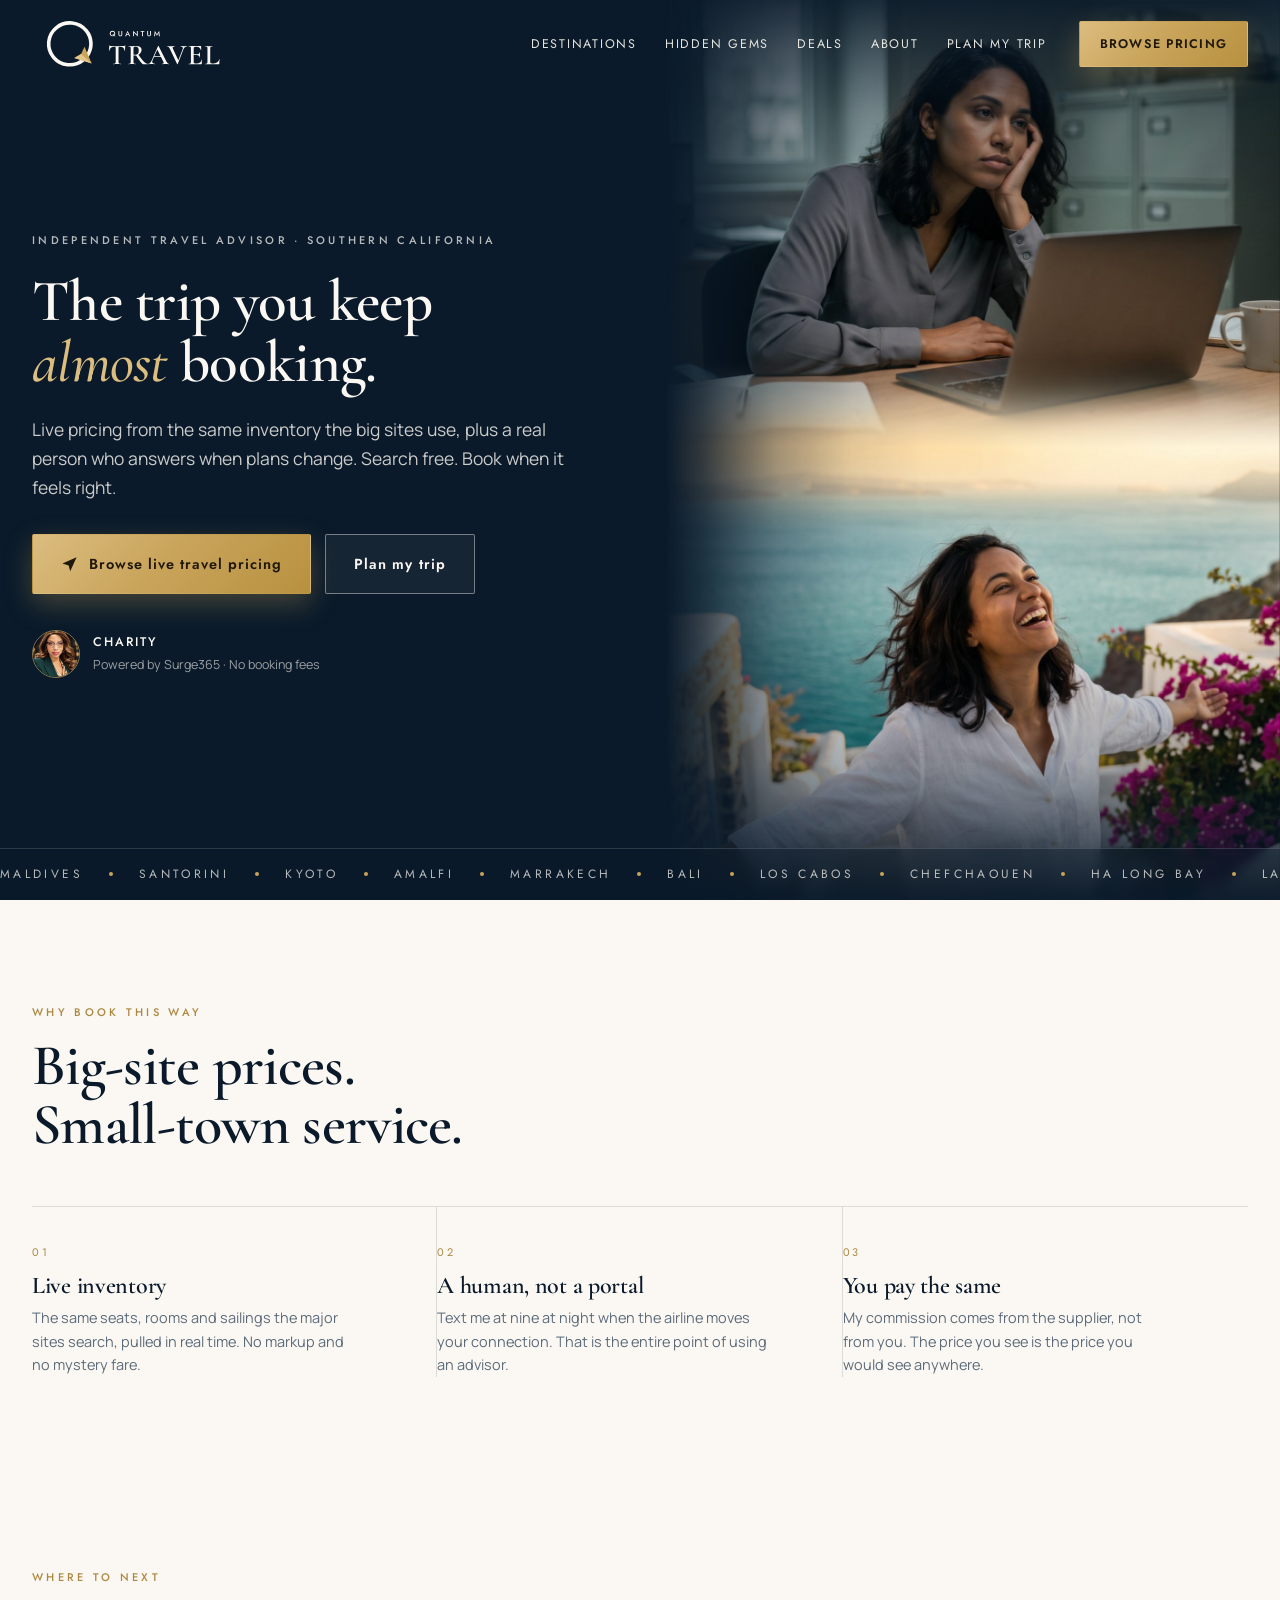
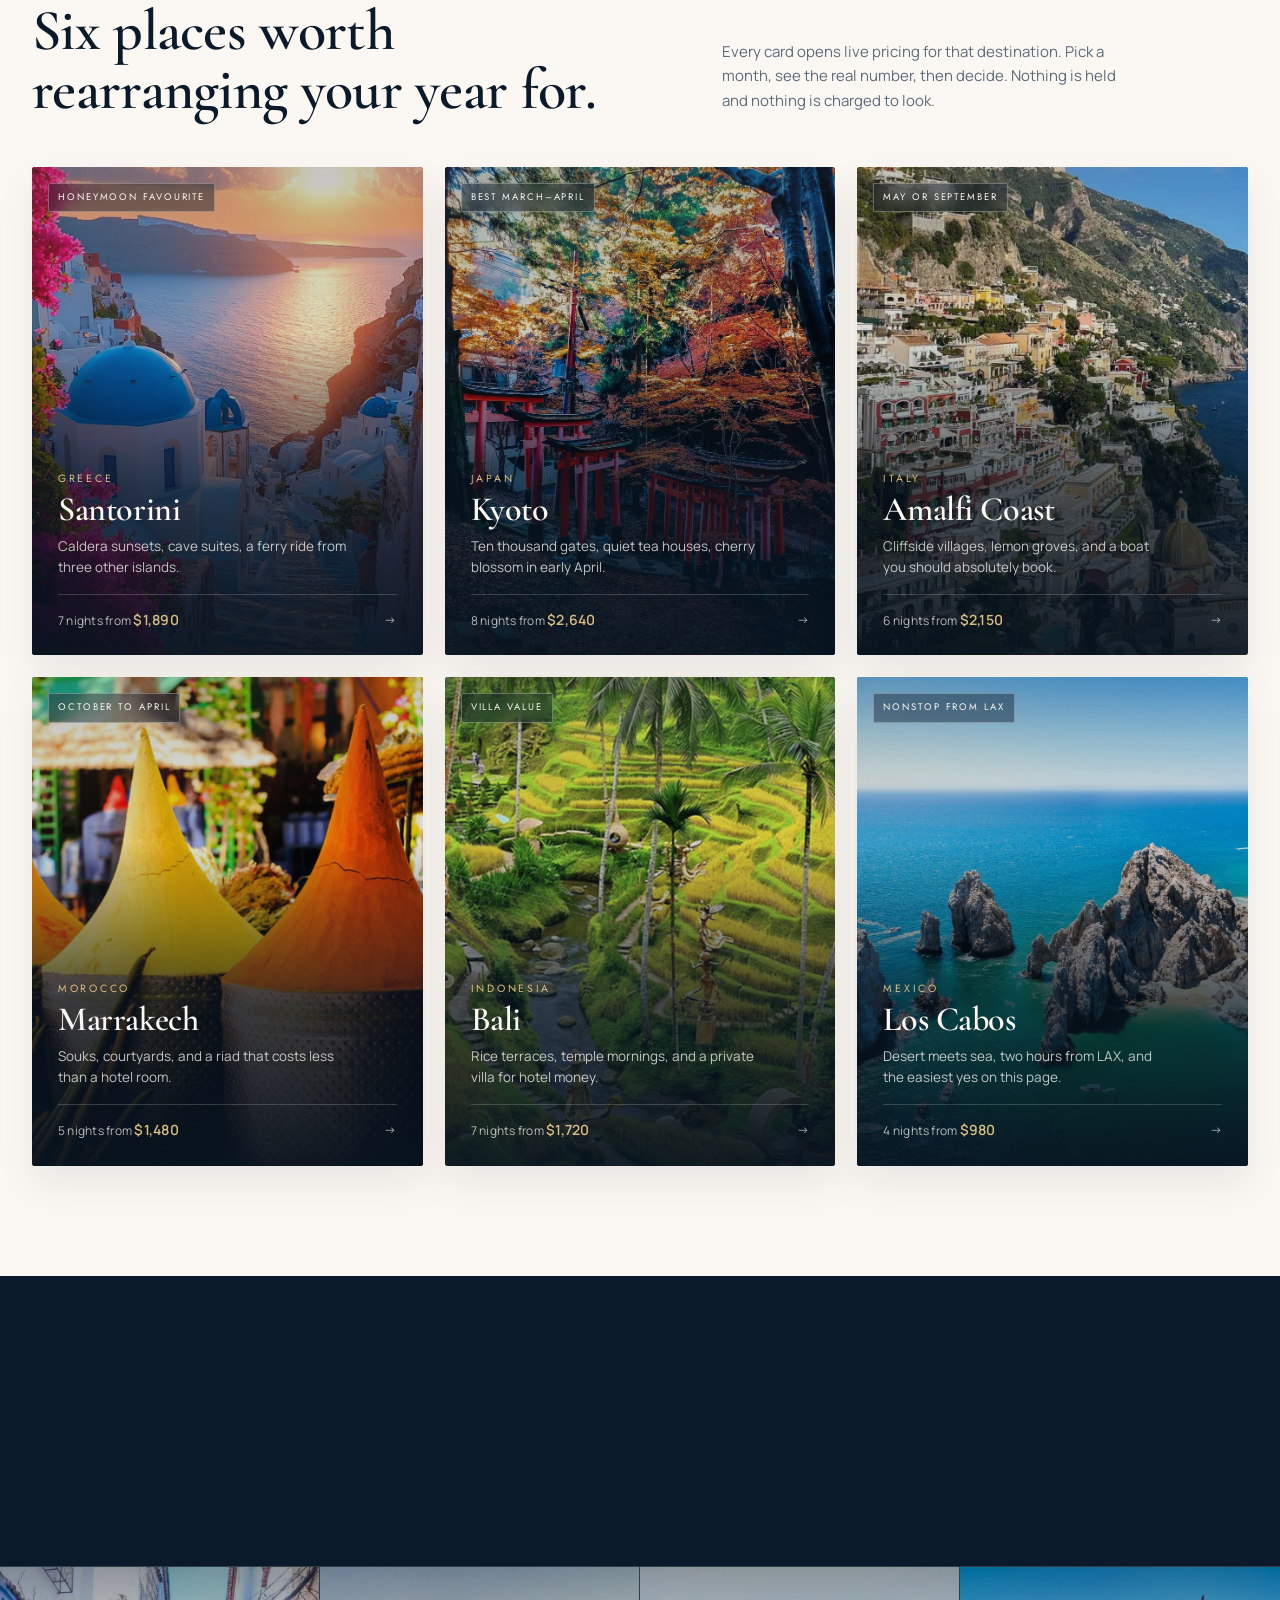
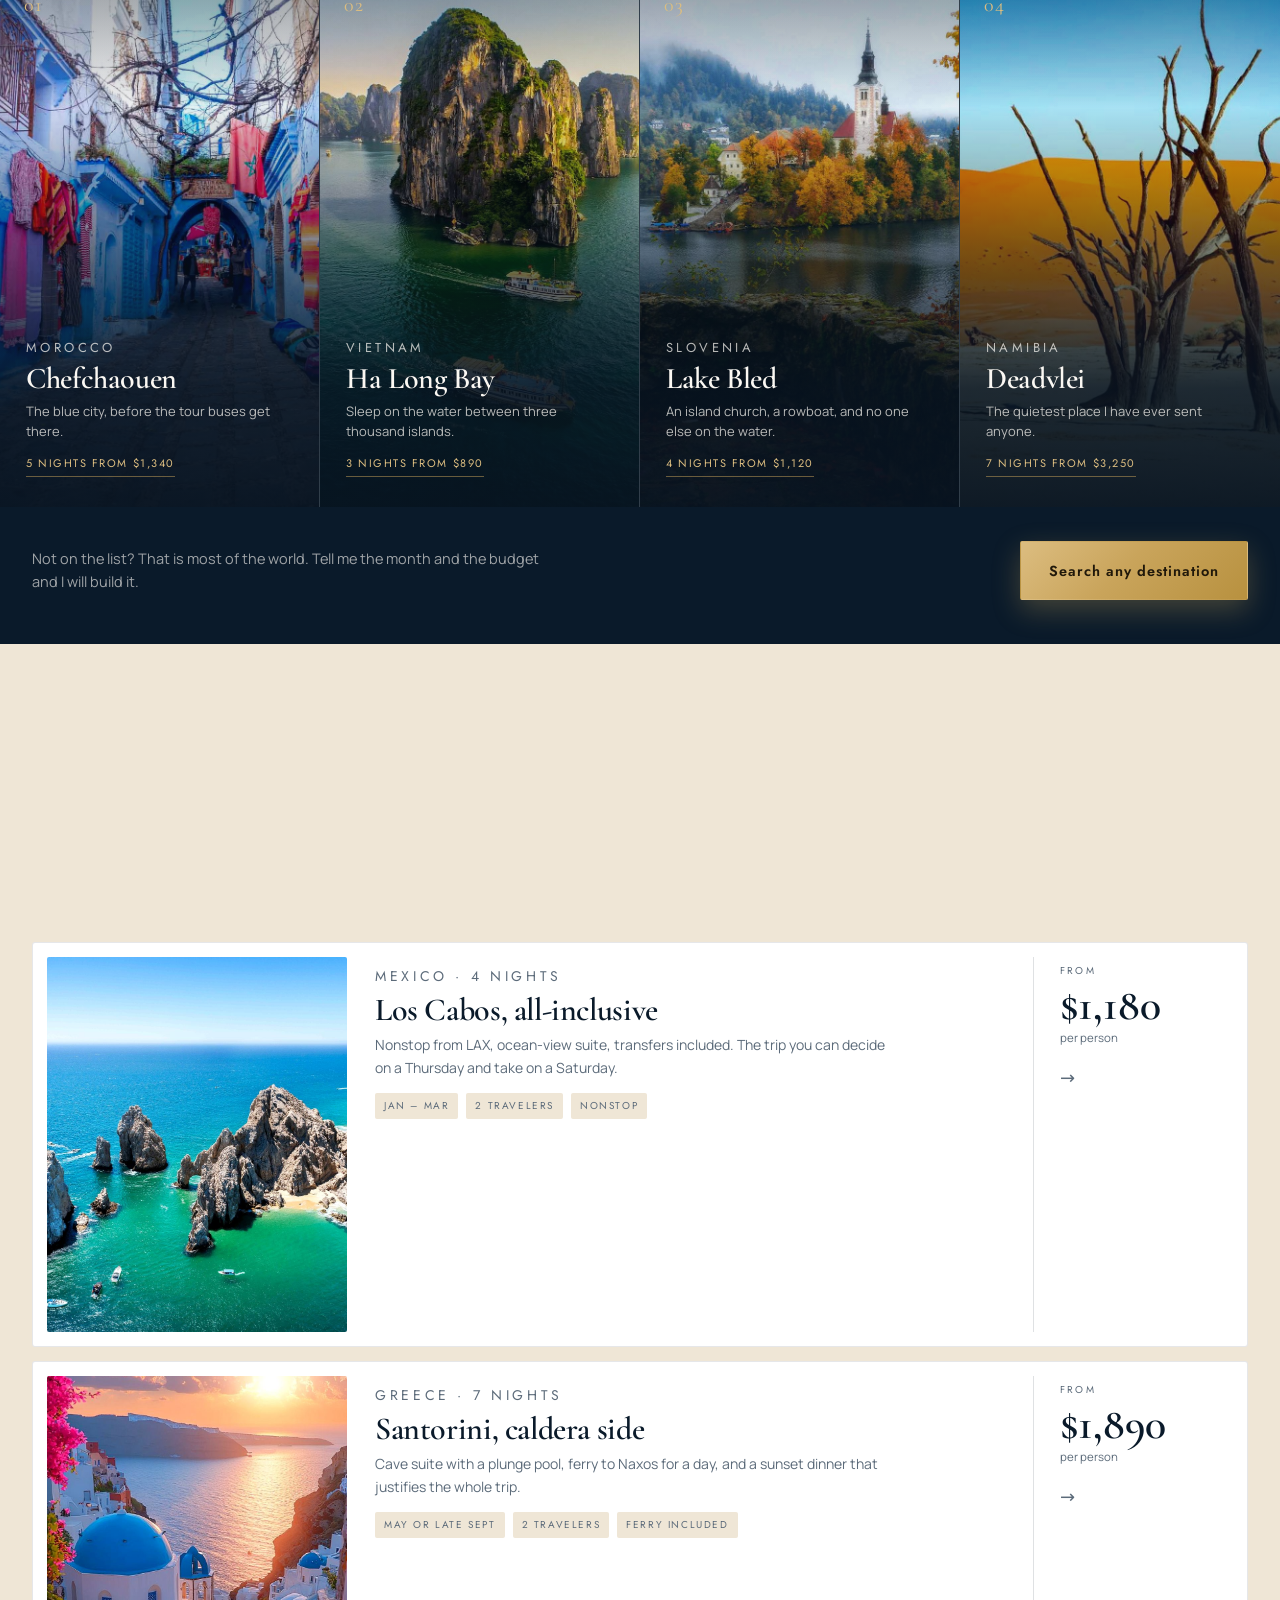
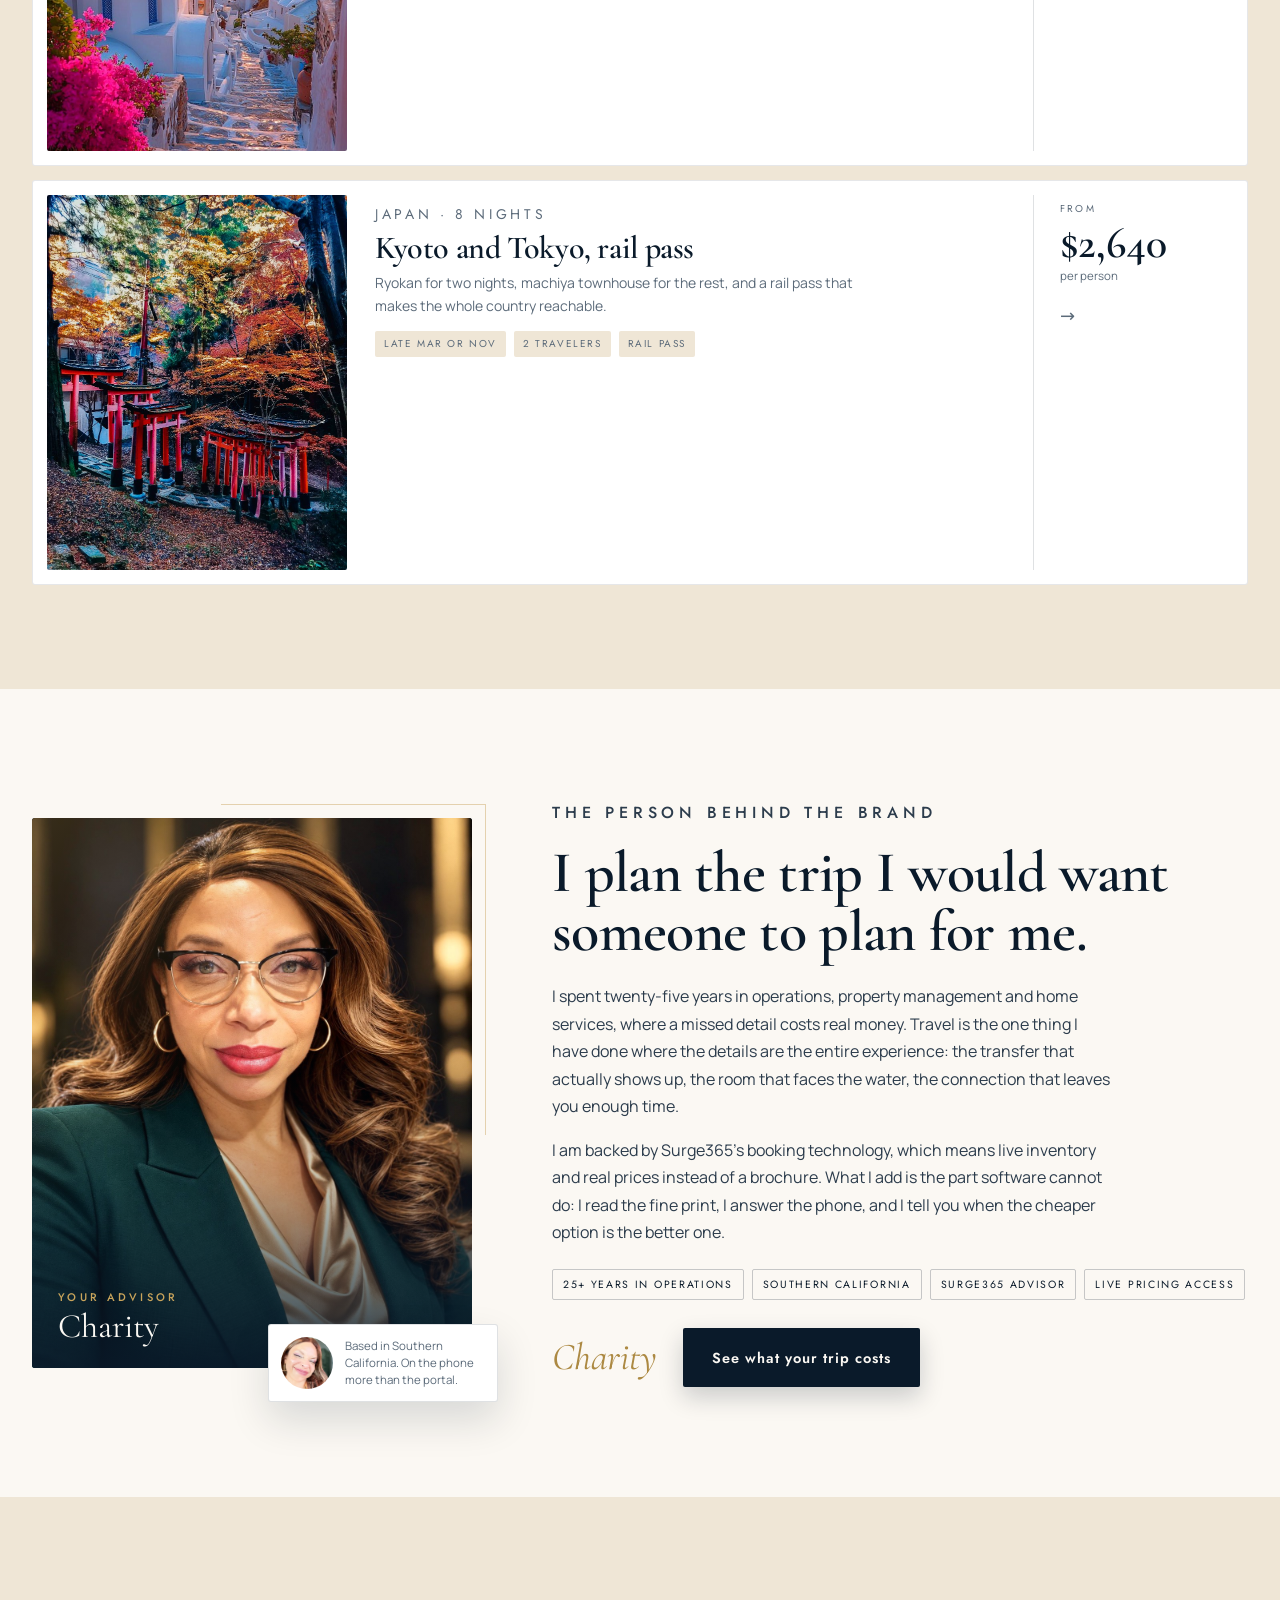
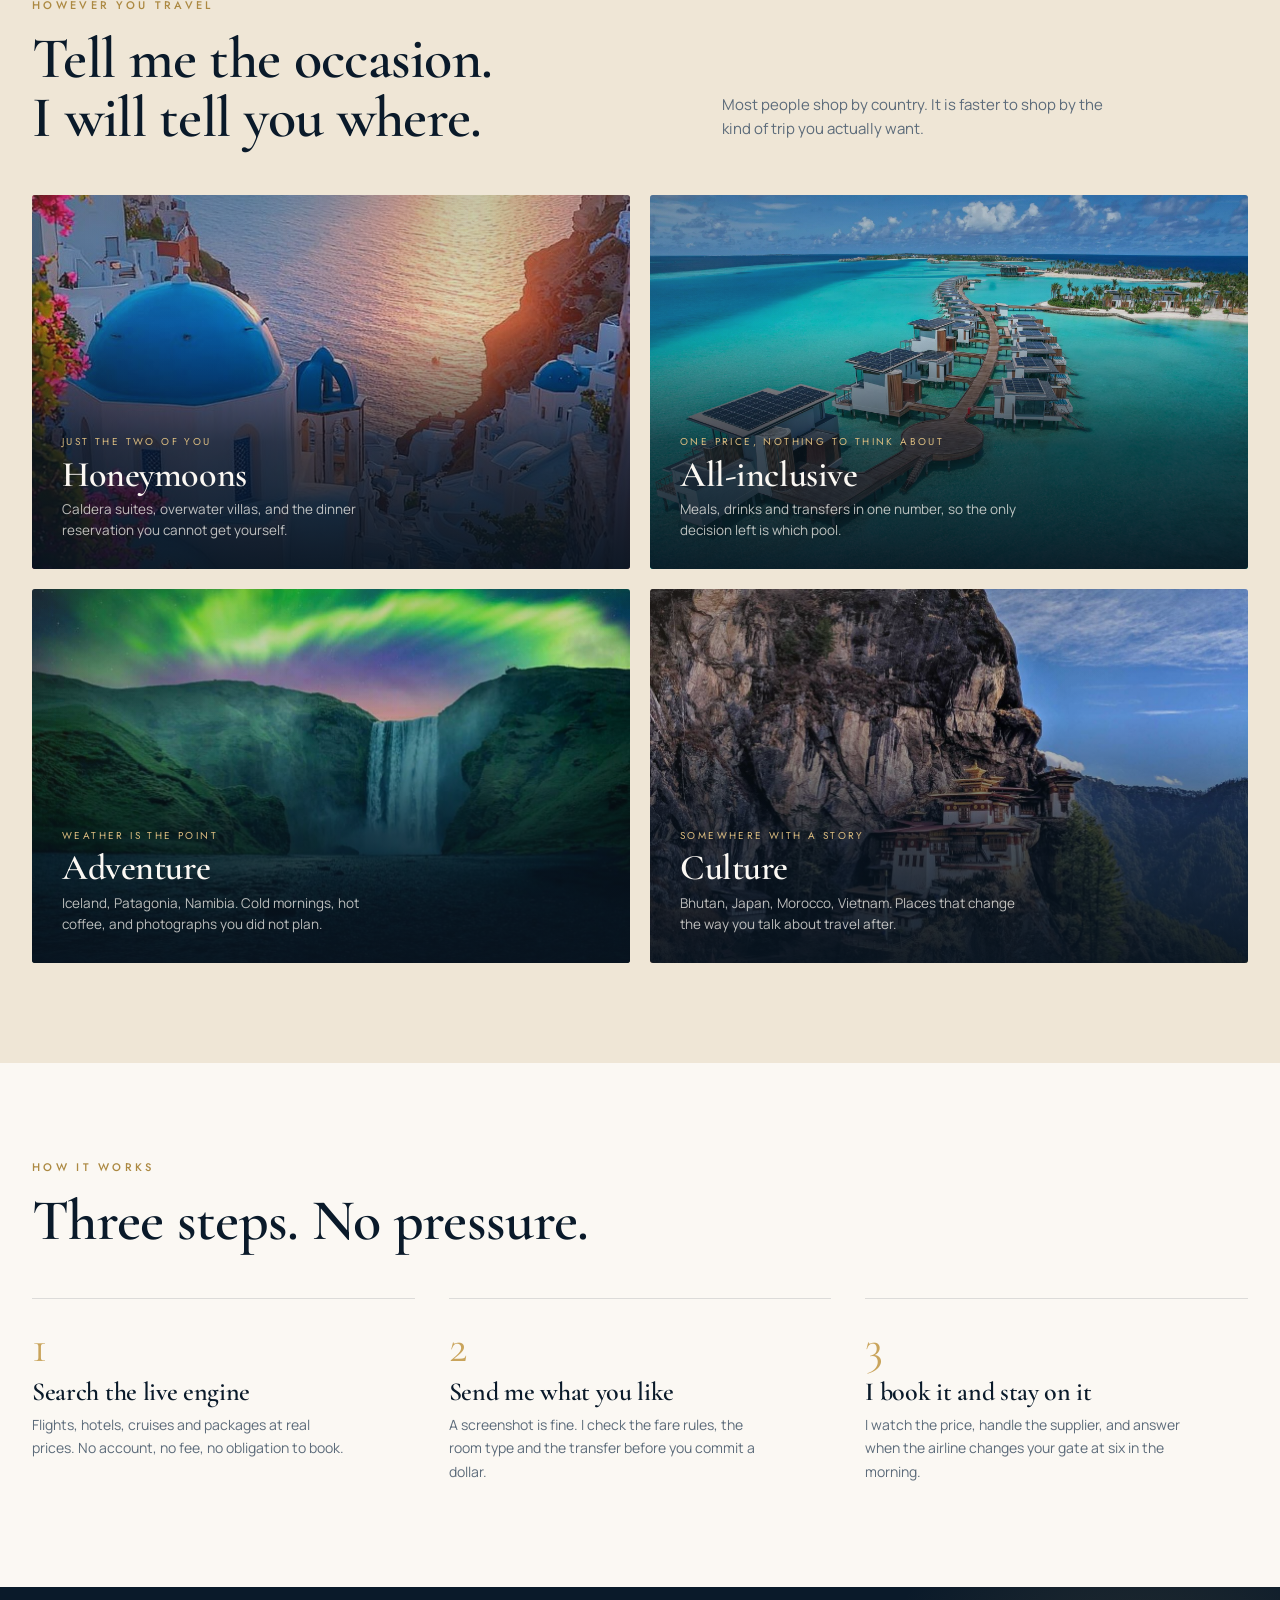
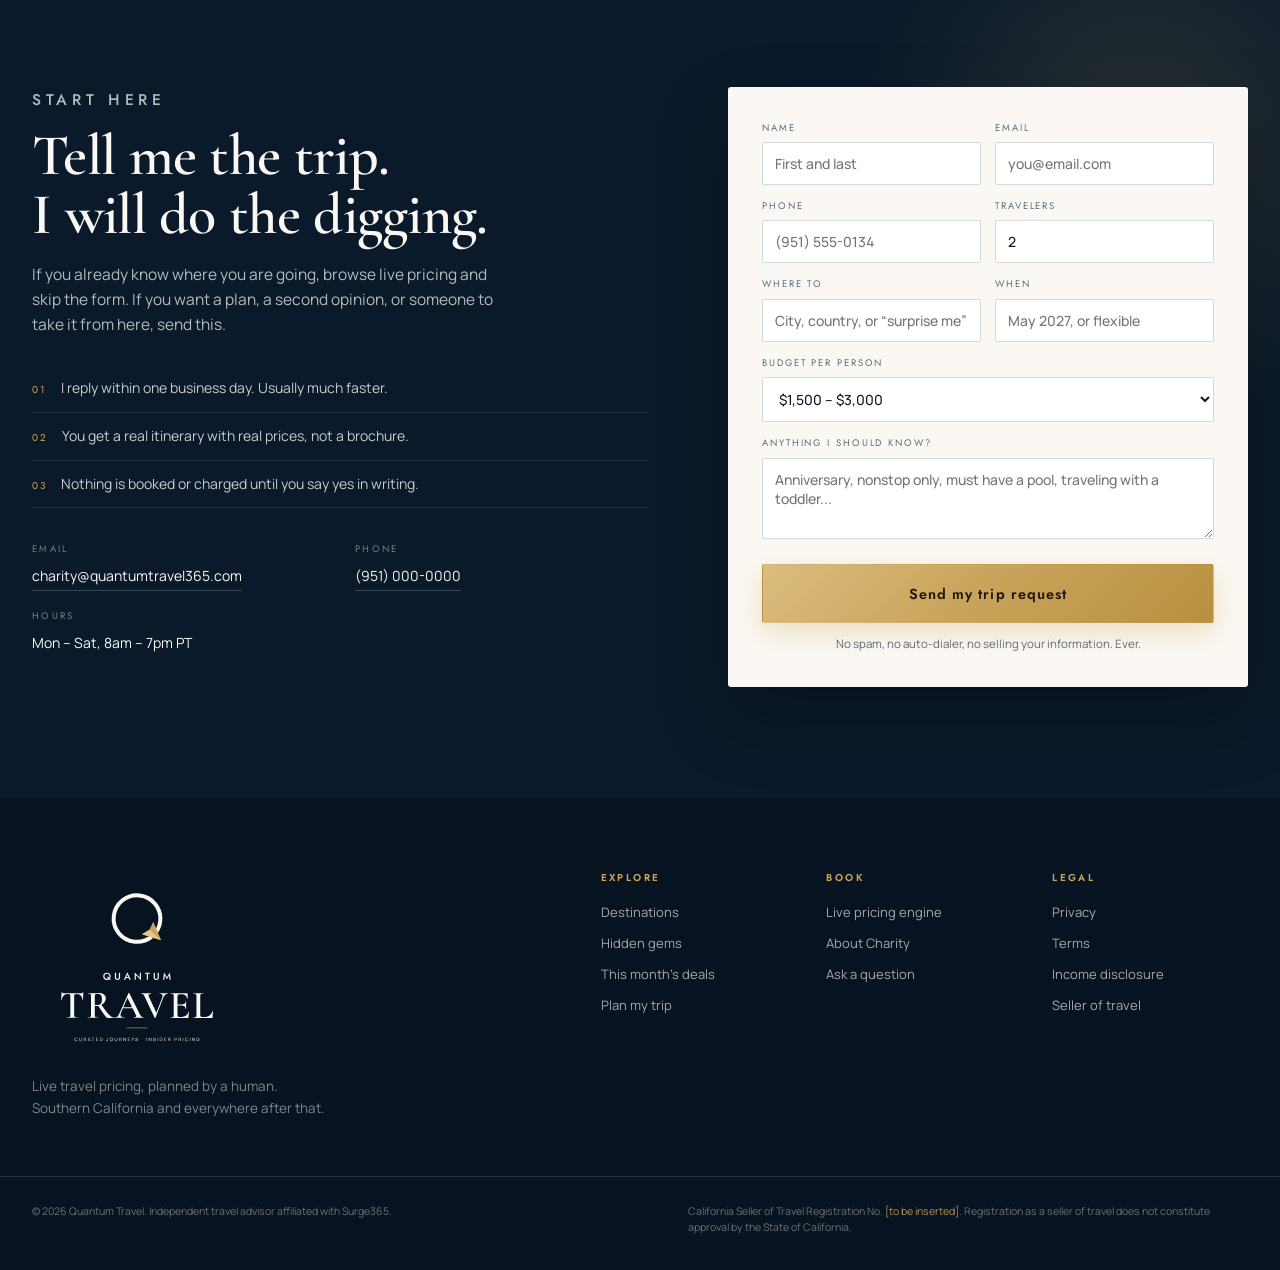
<file: index.html>
<!DOCTYPE html>
<html lang="en">
<head>
<meta charset="utf-8">
<meta name="viewport" content="width=device-width, initial-scale=1">
<meta name="robots" content="index, follow, max-image-preview:large">
<link rel="canonical" href="https://quantumtravel365.com/">
<title>Quantum Travel · Live travel pricing, planned by a human</title>
<meta name="description" content="Live pricing on flights, hotels and cruises from the same inventory the big sites use, plus an independent advisor who answers. Based in Southern California.">
<meta property="og:type" content="website">
<meta property="og:site_name" content="Quantum Travel">
<meta property="og:url" content="https://quantumtravel365.com/">
<meta property="og:title" content="Quantum Travel">
<meta property="og:description" content="The trip you keep almost booking. Live travel pricing, planned by a human.">
<meta property="og:image" content="https://quantumtravel365.com/assets/places/og-image.jpg">
<meta property="og:image:width" content="1200">
<meta property="og:image:height" content="675">
<meta name="twitter:card" content="summary_large_image">
<meta name="twitter:title" content="Quantum Travel">
<meta name="twitter:description" content="The trip you keep almost booking. Live travel pricing, planned by a human.">
<meta name="twitter:image" content="https://quantumtravel365.com/assets/places/og-image.jpg">
<link rel="icon" href="assets/brand/logo-icon.svg" type="image/svg+xml">
<link rel="icon" href="assets/brand/favicon-32.png" sizes="32x32" type="image/png">
<link rel="apple-touch-icon" href="assets/brand/app-icon-180.png">
<link rel="preconnect" href="https://fonts.googleapis.com">
<link rel="preconnect" href="https://fonts.gstatic.com" crossorigin>
<link href="https://fonts.googleapis.com/css2?family=Cormorant+Garamond:ital,wght@0,400;0,500;0,600;1,400;1,500&family=Jost:wght@300;400;500;600&family=Manrope:wght@300;400;500;600;700&display=swap" rel="stylesheet">
<link rel="stylesheet" href="styles.css">
<script>document.documentElement.className += " js";</script>
<script type="application/ld+json">
{
  "@context": "https://schema.org",
  "@type": "TravelAgency",
  "name": "Quantum Travel",
  "alternateName": "Quantum Travel Co.",
  "description": "Independent travel advisory offering live pricing on flights, hotels, cruises and packages, planned by a human.",
  "url": "https://quantumtravel365.com/",
  "image": "https://quantumtravel365.com/assets/places/og-image.jpg",
  "founder": { "@type": "Person", "name": "Charity", "jobTitle": "Independent Travel Advisor" },
  "areaServed": { "@type": "Country", "name": "United States" },
  "knowsAbout": ["Flights","Hotels","Cruises","All-inclusive resorts","Honeymoons","Group travel","Travel insurance"],
  "slogan": "The trip you keep almost booking."
}
</script>
</head>
<body>

<a class="skip" href="#main">Skip to content</a>

<header class="nav" id="nav">
  <div class="wrap nav-inner">
    <a class="nav-logo" href="#top" aria-label="Quantum Travel home">
      <img src="assets/brand/logo-nav-reverse.svg" alt="Quantum Travel">
    </a>
    <nav class="nav-links" aria-label="Main">
      <a href="#destinations">Destinations</a>
      <a href="#unique">Hidden gems</a>
      <a href="#deals">Deals</a>
      <a href="#about">About</a>
      <a href="#plan">Plan my trip</a>
    </nav>
    <a class="btn btn-gold btn-sm js-book" href="#" target="_blank" rel="noopener">Browse pricing</a>
    <button class="burger" id="burger" aria-label="Menu" aria-expanded="false"><span></span><span></span><span></span></button>
  </div>
</header>

<div class="mobile-menu" id="mobileMenu">
  <a href="#destinations">Destinations</a>
  <a href="#unique">Hidden gems</a>
  <a href="#deals">Deals</a>
  <a href="#about">About</a>
  <a href="#plan">Plan my trip</a>
  <a class="btn btn-gold js-book" href="#" target="_blank" rel="noopener">Browse live pricing</a>
</div>

<main id="main">

<!-- HERO -->
<section class="hero" id="top">
  <div class="hero-grid">
    <div class="hero-copy">
      <p class="eyebrow light reveal">Independent travel advisor · Southern California</p>
      <h1 class="reveal">The trip you keep<br><em>almost</em> booking.</h1>
      <p class="hero-sub reveal">Live pricing from the same inventory the big sites use, plus a real person who answers when plans change. Search free. Book when it feels right.</p>
      <div class="hero-cta reveal">
        <a class="btn btn-gold js-book" href="#" target="_blank" rel="noopener">
          <svg viewBox="0 0 24 24" fill="none" aria-hidden="true"><path d="M2 12l20-9-9 20-2.2-8.2L2 12z" fill="currentColor"/></svg>
          Browse live travel pricing
        </a>
        <a class="btn btn-ghost" href="#plan">Plan my trip</a>
      </div>
      <div class="hero-trust reveal">
        <img src="assets/people/charity-avatar.jpg" alt="Charity">
        <div>
          <strong>Charity</strong>
          <span>Powered by Surge365 · No booking fees</span>
        </div>
      </div>
    </div>
    <div class="hero-visual">
      <img src="assets/places/hero-transformation.jpg" alt="The same traveler at a desk, bored with the week, and laughing with her arms open on a sunlit Mediterranean terrace" fetchpriority="high">
      <div class="hero-visual-grad" aria-hidden="true"></div>
    </div>
  </div>
  <div class="hero-strip">
    <div class="marquee">
      <div class="marquee-track">
        <span>Maldives</span><i></i><span>Santorini</span><i></i><span>Kyoto</span><i></i><span>Amalfi</span><i></i><span>Marrakech</span><i></i><span>Bali</span><i></i><span>Los Cabos</span><i></i><span>Chefchaouen</span><i></i><span>Ha Long Bay</span><i></i><span>Lake Bled</span><i></i><span>Namibia</span><i></i><span>Bhutan</span><i></i>
        <span>Maldives</span><i></i><span>Santorini</span><i></i><span>Kyoto</span><i></i><span>Amalfi</span><i></i><span>Marrakech</span><i></i><span>Bali</span><i></i><span>Los Cabos</span><i></i><span>Chefchaouen</span><i></i><span>Ha Long Bay</span><i></i><span>Lake Bled</span><i></i><span>Namibia</span><i></i><span>Bhutan</span><i></i>
      </div>
    </div>
  </div>
</section>

<!-- VALUE -->
<section class="value">
  <div class="wrap">
    <div class="value-head reveal">
      <p class="eyebrow">Why book this way</p>
      <h2>Big-site prices.<br>Small-town service.</h2>
    </div>
    <div class="value-grid">
      <div class="value-item reveal">
        <span class="num">01</span>
        <h3>Live inventory</h3>
        <p>The same seats, rooms and sailings the major sites search, pulled in real time. No markup and no mystery fare.</p>
      </div>
      <div class="value-item reveal">
        <span class="num">02</span>
        <h3>A human, not a portal</h3>
        <p>Text me at nine at night when the airline moves your connection. That is the entire point of using an advisor.</p>
      </div>
      <div class="value-item reveal">
        <span class="num">03</span>
        <h3>You pay the same</h3>
        <p>My commission comes from the supplier, not from you. The price you see is the price you would see anywhere.</p>
      </div>
    </div>
  </div>
</section>

<!-- DESTINATIONS -->
<section class="destinations" id="destinations">
  <div class="wrap">
    <div class="sec-head reveal">
      <div>
        <p class="eyebrow">Where to next</p>
        <h2>Six places worth<br>rearranging your year for.</h2>
      </div>
      <p class="sec-note">Every card opens live pricing for that destination. Pick a month, see the real number, then decide. Nothing is held and nothing is charged to look.</p>
    </div>

    <div class="dest-grid">
      <a class="dest-card reveal js-book" href="#" target="_blank" rel="noopener">
        <img src="assets/places/dest-santorini.jpg" alt="Whitewashed houses and blue domes above the caldera in Santorini" loading="lazy">
        <div class="card-grad"></div>
        <div class="card-body">
          <p class="card-country">Greece</p>
          <h3>Santorini</h3>
          <p class="card-desc">Caldera sunsets, cave suites, a ferry ride from three other islands.</p>
          <div class="card-foot"><span>7 nights from <b>$1,890</b></span><span class="arrow">→</span></div>
        </div>
        <span class="card-tag">Honeymoon favourite</span>
      </a>

      <a class="dest-card reveal js-book" href="#" target="_blank" rel="noopener">
        <img src="assets/places/dest-kyoto.jpg" alt="Red torii gates at Fushimi Inari in Kyoto" loading="lazy">
        <div class="card-grad"></div>
        <div class="card-body">
          <p class="card-country">Japan</p>
          <h3>Kyoto</h3>
          <p class="card-desc">Ten thousand gates, quiet tea houses, cherry blossom in early April.</p>
          <div class="card-foot"><span>8 nights from <b>$2,640</b></span><span class="arrow">→</span></div>
        </div>
        <span class="card-tag">Best March–April</span>
      </a>

      <a class="dest-card reveal js-book" href="#" target="_blank" rel="noopener">
        <img src="assets/places/dest-amalfi.jpg" alt="Pastel houses stacked on the cliffs of the Amalfi Coast" loading="lazy">
        <div class="card-grad"></div>
        <div class="card-body">
          <p class="card-country">Italy</p>
          <h3>Amalfi Coast</h3>
          <p class="card-desc">Cliffside villages, lemon groves, and a boat you should absolutely book.</p>
          <div class="card-foot"><span>6 nights from <b>$2,150</b></span><span class="arrow">→</span></div>
        </div>
        <span class="card-tag">May or September</span>
      </a>

      <a class="dest-card reveal js-book" href="#" target="_blank" rel="noopener">
        <img src="assets/places/dest-marrakech.jpg" alt="Cones of vivid spices in a Marrakech souk" loading="lazy">
        <div class="card-grad"></div>
        <div class="card-body">
          <p class="card-country">Morocco</p>
          <h3>Marrakech</h3>
          <p class="card-desc">Souks, courtyards, and a riad that costs less than a hotel room.</p>
          <div class="card-foot"><span>5 nights from <b>$1,480</b></span><span class="arrow">→</span></div>
        </div>
        <span class="card-tag">October to April</span>
      </a>

      <a class="dest-card reveal js-book" href="#" target="_blank" rel="noopener">
        <img src="assets/places/dest-bali.jpg" alt="Terraced rice fields in Ubud, Bali" loading="lazy">
        <div class="card-grad"></div>
        <div class="card-body">
          <p class="card-country">Indonesia</p>
          <h3>Bali</h3>
          <p class="card-desc">Rice terraces, temple mornings, and a private villa for hotel money.</p>
          <div class="card-foot"><span>7 nights from <b>$1,720</b></span><span class="arrow">→</span></div>
        </div>
        <span class="card-tag">Villa value</span>
      </a>

      <a class="dest-card reveal js-book" href="#" target="_blank" rel="noopener">
        <img src="assets/places/dest-cabo.jpg" alt="The rock formations of El Arco in Los Cabos" loading="lazy">
        <div class="card-grad"></div>
        <div class="card-body">
          <p class="card-country">Mexico</p>
          <h3>Los Cabos</h3>
          <p class="card-desc">Desert meets sea, two hours from LAX, and the easiest yes on this page.</p>
          <div class="card-foot"><span>4 nights from <b>$980</b></span><span class="arrow">→</span></div>
        </div>
        <span class="card-tag">Nonstop from LAX</span>
      </a>
    </div>
  </div>
</section>

<!-- UNIQUE -->
<section class="unique" id="unique">
  <div class="wrap">
    <div class="sec-head light reveal">
      <div>
        <p class="eyebrow gold">The ones nobody tells you about</p>
        <h2>Go somewhere<br>your feed hasn't been.</h2>
      </div>
      <p class="sec-note">The places that make people put their phone down. I book these every month and they still feel like secrets.</p>
    </div>
  </div>

  <div class="unique-row">
    <a class="uni-card js-book" href="#" target="_blank" rel="noopener">
      <img src="assets/places/unique-chefchaouen.jpg" alt="A blue painted street in Chefchaouen, Morocco" loading="lazy">
      <div class="uni-grad"></div>
      <span class="uni-num">01</span>
      <div class="uni-body">
        <p class="card-country">Morocco</p>
        <h3>Chefchaouen</h3>
        <p>The blue city, before the tour buses get there.</p>
        <span class="uni-price">5 nights from $1,340</span>
      </div>
    </a>

    <a class="uni-card js-book" href="#" target="_blank" rel="noopener">
      <img src="assets/places/unique-halong.jpg" alt="Limestone karsts and boats in Ha Long Bay, Vietnam" loading="lazy">
      <div class="uni-grad"></div>
      <span class="uni-num">02</span>
      <div class="uni-body">
        <p class="card-country">Vietnam</p>
        <h3>Ha Long Bay</h3>
        <p>Sleep on the water between three thousand islands.</p>
        <span class="uni-price">3 nights from $890</span>
      </div>
    </a>

    <a class="uni-card js-book" href="#" target="_blank" rel="noopener">
      <img src="assets/places/unique-bled.jpg" alt="The island church on Lake Bled in autumn" loading="lazy">
      <div class="uni-grad"></div>
      <span class="uni-num">03</span>
      <div class="uni-body">
        <p class="card-country">Slovenia</p>
        <h3>Lake Bled</h3>
        <p>An island church, a rowboat, and no one else on the water.</p>
        <span class="uni-price">4 nights from $1,120</span>
      </div>
    </a>

    <a class="uni-card js-book" href="#" target="_blank" rel="noopener">
      <img src="assets/places/unique-namibia.jpg" alt="Dead camel thorn trees on white clay at Deadvlei, Namibia" loading="lazy">
      <div class="uni-grad"></div>
      <span class="uni-num">04</span>
      <div class="uni-body">
        <p class="card-country">Namibia</p>
        <h3>Deadvlei</h3>
        <p>The quietest place I have ever sent anyone.</p>
        <span class="uni-price">7 nights from $3,250</span>
      </div>
    </a>
  </div>

  <div class="wrap unique-foot">
    <p>Not on the list? That is most of the world. Tell me the month and the budget and I will build it.</p>
    <a class="btn btn-gold js-book" href="#" target="_blank" rel="noopener">Search any destination</a>
  </div>
</section>

<!-- DEALS -->
<section class="deals" id="deals">
  <div class="wrap">
    <div class="sec-head reveal">
      <div>
        <p class="eyebrow">On the board this month</p>
        <h2>Three trips I would<br>book this week.</h2>
      </div>
      <p class="sec-note">Sample rates for planning. Live pricing moves daily, so tap through for today's number before you fall in love with a date.</p>
    </div>

    <div class="deal-list">
      <a class="deal reveal js-book" href="#" target="_blank" rel="noopener">
        <div class="deal-img"><img src="assets/places/dest-cabo.jpg" alt="Los Cabos coastline" loading="lazy"></div>
        <div class="deal-body">
          <p class="card-country">Mexico · 4 nights</p>
          <h3>Los Cabos, all-inclusive</h3>
          <p>Nonstop from LAX, ocean-view suite, transfers included. The trip you can decide on a Thursday and take on a Saturday.</p>
          <div class="deal-meta"><span>Jan – Mar</span><span>2 travelers</span><span>Nonstop</span></div>
        </div>
        <div class="deal-price">
          <span>from</span>
          <b>$1,180</b>
          <small>per person</small>
          <span class="arrow">→</span>
        </div>
      </a>

      <a class="deal reveal js-book" href="#" target="_blank" rel="noopener">
        <div class="deal-img"><img src="assets/places/dest-santorini.jpg" alt="Santorini caldera at sunset" loading="lazy"></div>
        <div class="deal-body">
          <p class="card-country">Greece · 7 nights</p>
          <h3>Santorini, caldera side</h3>
          <p>Cave suite with a plunge pool, ferry to Naxos for a day, and a sunset dinner that justifies the whole trip.</p>
          <div class="deal-meta"><span>May or late Sept</span><span>2 travelers</span><span>Ferry included</span></div>
        </div>
        <div class="deal-price">
          <span>from</span>
          <b>$1,890</b>
          <small>per person</small>
          <span class="arrow">→</span>
        </div>
      </a>

      <a class="deal reveal js-book" href="#" target="_blank" rel="noopener">
        <div class="deal-img"><img src="assets/places/dest-kyoto.jpg" alt="Kyoto torii gates" loading="lazy"></div>
        <div class="deal-body">
          <p class="card-country">Japan · 8 nights</p>
          <h3>Kyoto and Tokyo, rail pass</h3>
          <p>Ryokan for two nights, machiya townhouse for the rest, and a rail pass that makes the whole country reachable.</p>
          <div class="deal-meta"><span>Late Mar or Nov</span><span>2 travelers</span><span>Rail pass</span></div>
        </div>
        <div class="deal-price">
          <span>from</span>
          <b>$2,640</b>
          <small>per person</small>
          <span class="arrow">→</span>
        </div>
      </a>
    </div>
  </div>
</section>

<!-- ABOUT -->
<section class="about" id="about">
  <div class="wrap about-grid">
    <div class="about-photo reveal">
      <div class="photo-frame">
        <img src="assets/people/charity-about.jpg" alt="Charity, independent travel advisor">
        <div class="photo-grad"></div>
        <div class="photo-caption">
          <span class="eyebrow gold">Your advisor</span>
          <p>Charity</p>
        </div>
      </div>
      <div class="photo-chip">
        <img src="assets/people/charity-smile.jpg" alt="">
        <p>Based in Southern California. On the phone more than the portal.</p>
      </div>
    </div>

    <div class="about-copy">
      <p class="eyebrow reveal">The person behind the brand</p>
      <h2 class="reveal">I plan the trip I would want<br>someone to plan for me.</h2>
      <p class="reveal">I spent twenty-five years in operations, property management and home services, where a missed detail costs real money. Travel is the one thing I have done where the details are the entire experience: the transfer that actually shows up, the room that faces the water, the connection that leaves you enough time.</p>
      <p class="reveal">I am backed by Surge365's booking technology, which means live inventory and real prices instead of a brochure. What I add is the part software cannot do: I read the fine print, I answer the phone, and I tell you when the cheaper option is the better one.</p>
      <div class="about-chips reveal">
        <span>25+ years in operations</span>
        <span>Southern California</span>
        <span>Surge365 advisor</span>
        <span>Live pricing access</span>
      </div>
      <div class="about-sign reveal">
        <p class="sign">Charity</p>
        <a class="btn btn-solid js-book" href="#" target="_blank" rel="noopener">See what your trip costs</a>
      </div>
    </div>
  </div>
</section>

<!-- STYLES -->
<section class="styles">
  <div class="wrap">
    <div class="sec-head reveal">
      <div>
        <p class="eyebrow">However you travel</p>
        <h2>Tell me the occasion.<br>I will tell you where.</h2>
      </div>
      <p class="sec-note">Most people shop by country. It is faster to shop by the kind of trip you actually want.</p>
    </div>

    <div class="style-grid">
      <a class="style-card reveal js-book" href="#" target="_blank" rel="noopener">
        <img src="assets/places/dest-santorini.jpg" alt="Santorini honeymoon views" loading="lazy">
        <div class="card-grad"></div>
        <div class="style-body"><span>Just the two of you</span><h3>Honeymoons</h3><p>Caldera suites, overwater villas, and the dinner reservation you cannot get yourself.</p></div>
      </a>
      <a class="style-card reveal js-book" href="#" target="_blank" rel="noopener">
        <img src="assets/places/style-allinclusive.jpg" alt="All-inclusive overwater resort" loading="lazy">
        <div class="card-grad"></div>
        <div class="style-body"><span>One price, nothing to think about</span><h3>All-inclusive</h3><p>Meals, drinks and transfers in one number, so the only decision left is which pool.</p></div>
      </a>
      <a class="style-card reveal js-book" href="#" target="_blank" rel="noopener">
        <img src="assets/places/style-iceland.jpg" alt="Waterfall in Iceland under the northern lights" loading="lazy">
        <div class="card-grad"></div>
        <div class="style-body"><span>Weather is the point</span><h3>Adventure</h3><p>Iceland, Patagonia, Namibia. Cold mornings, hot coffee, and photographs you did not plan.</p></div>
      </a>
      <a class="style-card reveal js-book" href="#" target="_blank" rel="noopener">
        <img src="assets/places/style-bhutan.jpg" alt="Tiger's Nest monastery in Bhutan" loading="lazy">
        <div class="card-grad"></div>
        <div class="style-body"><span>Somewhere with a story</span><h3>Culture</h3><p>Bhutan, Japan, Morocco, Vietnam. Places that change the way you talk about travel after.</p></div>
      </a>
    </div>
  </div>
</section>

<!-- HOW -->
<section class="how">
  <div class="wrap">
    <div class="how-head reveal">
      <p class="eyebrow">How it works</p>
      <h2>Three steps. No pressure.</h2>
    </div>
    <div class="how-grid">
      <div class="how-step reveal">
        <span class="step-num">1</span>
        <h3>Search the live engine</h3>
        <p>Flights, hotels, cruises and packages at real prices. No account, no fee, no obligation to book.</p>
      </div>
      <div class="how-step reveal">
        <span class="step-num">2</span>
        <h3>Send me what you like</h3>
        <p>A screenshot is fine. I check the fare rules, the room type and the transfer before you commit a dollar.</p>
      </div>
      <div class="how-step reveal">
        <span class="step-num">3</span>
        <h3>I book it and stay on it</h3>
        <p>I watch the price, handle the supplier, and answer when the airline changes your gate at six in the morning.</p>
      </div>
    </div>
  </div>
</section>

<!-- PLAN -->
<section class="plan" id="plan">
  <div class="wrap plan-grid">
    <div class="plan-copy">
      <p class="eyebrow reveal">Start here</p>
      <h2 class="reveal">Tell me the trip.<br>I will do the digging.</h2>
      <p class="reveal">If you already know where you are going, browse live pricing and skip the form. If you want a plan, a second opinion, or someone to take it from here, send this.</p>
      <ul class="plan-list reveal">
        <li><span>01</span> I reply within one business day. Usually much faster.</li>
        <li><span>02</span> You get a real itinerary with real prices, not a brochure.</li>
        <li><span>03</span> Nothing is booked or charged until you say yes in writing.</li>
      </ul>
      <div class="plan-contact reveal">
        <div><span>Email</span><a class="js-email" href="#">charity@quantumtravel365.com</a></div>
        <div><span>Phone</span><a class="js-phone" href="#">(951) 000-0000</a></div>
        <div><span>Hours</span><p>Mon – Sat, 8am – 7pm PT</p></div>
      </div>
    </div>

    <form class="plan-form reveal" id="tripForm" novalidate>
      <div class="form-row">
        <label>Name<input name="name" type="text" autocomplete="name" required placeholder="First and last"></label>
        <label>Email<input name="email" type="email" autocomplete="email" required placeholder="you@email.com"></label>
      </div>
      <div class="form-row">
        <label>Phone<input name="phone" type="tel" autocomplete="tel" placeholder="(951) 555-0134"></label>
        <label>Travelers<input name="travelers" type="number" min="1" max="20" value="2"></label>
      </div>
      <div class="form-row">
        <label>Where to<input name="destination" type="text" placeholder="City, country, or “surprise me”"></label>
        <label>When<input name="dates" type="text" placeholder="May 2027, or flexible"></label>
      </div>
      <label class="full">Budget per person
        <select name="budget">
          <option>Under $1,500</option>
          <option selected>$1,500 – $3,000</option>
          <option>$3,000 – $6,000</option>
          <option>$6,000+</option>
          <option>Not sure yet</option>
        </select>
      </label>
      <label class="full">Anything I should know?<textarea name="notes" rows="3" placeholder="Anniversary, nonstop only, must have a pool, traveling with a toddler..."></textarea></label>
      <button class="btn btn-gold btn-full" type="submit">Send my trip request</button>
      <p class="form-note" id="formNote">No spam, no auto-dialer, no selling your information. Ever.</p>
    </form>
  </div>
</section>

</main>

<footer class="footer">
  <div class="wrap footer-top">
    <div class="footer-brand">
      <img src="assets/brand/logo-primary-reverse.svg" alt="Quantum Travel">
      <p>Live travel pricing, planned by a human.<br>Southern California and everywhere after that.</p>
    </div>
    <div class="footer-cols">
      <div>
        <h4>Explore</h4>
        <a href="#destinations">Destinations</a>
        <a href="#unique">Hidden gems</a>
        <a href="#deals">This month's deals</a>
        <a href="#plan">Plan my trip</a>
      </div>
      <div>
        <h4>Book</h4>
        <a class="js-book" href="#" target="_blank" rel="noopener">Live pricing engine</a>
        <a href="#about">About Charity</a>
        <a href="#plan">Ask a question</a>
      </div>
      <div>
        <h4>Legal</h4>
        <a href="#">Privacy</a>
        <a href="#">Terms</a>
        <a href="#">Income disclosure</a>
        <a href="#">Seller of travel</a>
      </div>
    </div>
  </div>
  <div class="wrap footer-bottom">
    <p>© 2026 Quantum Travel. Independent travel advisor affiliated with Surge365.</p>
    <p>California Seller of Travel Registration No. <span class="pending">[to be inserted]</span>. Registration as a seller of travel does not constitute approval by the State of California.</p>
  </div>
</footer>

<script src="app.js"></script>
</body>
</html>
</file>
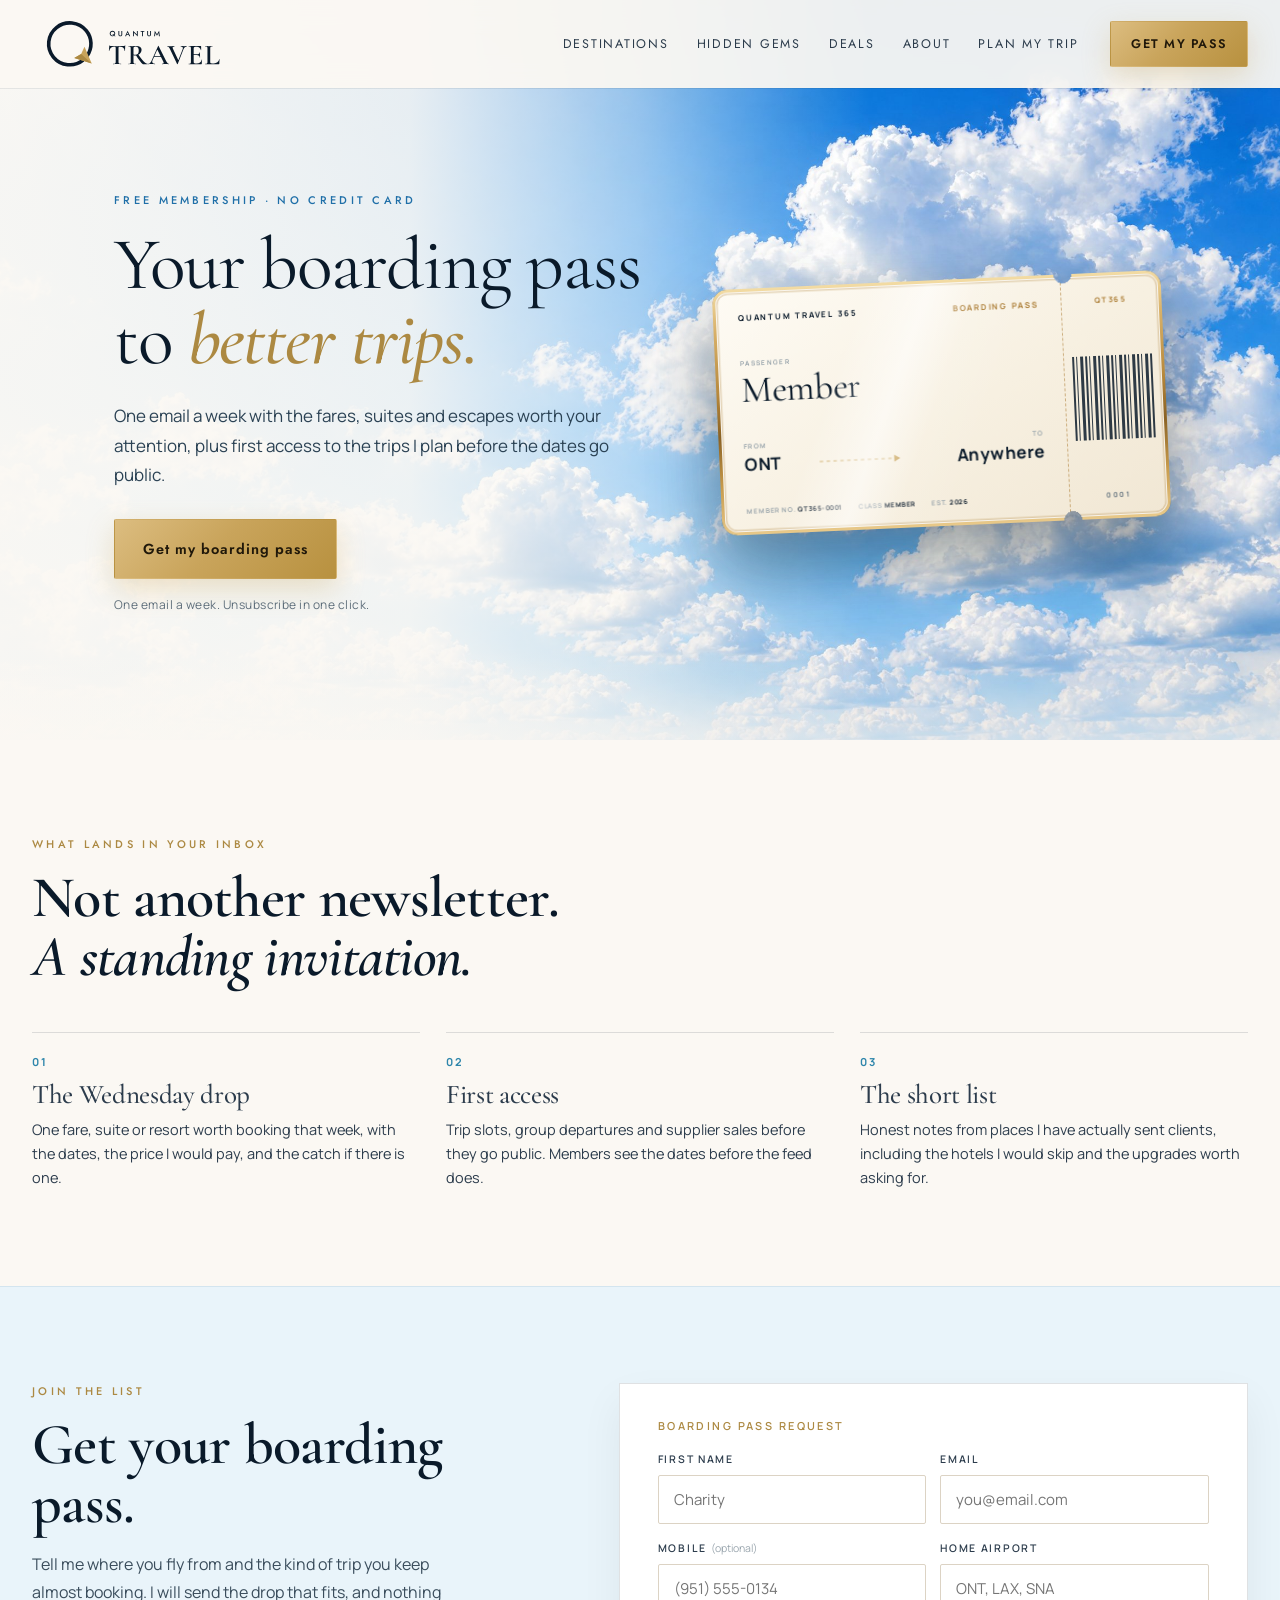
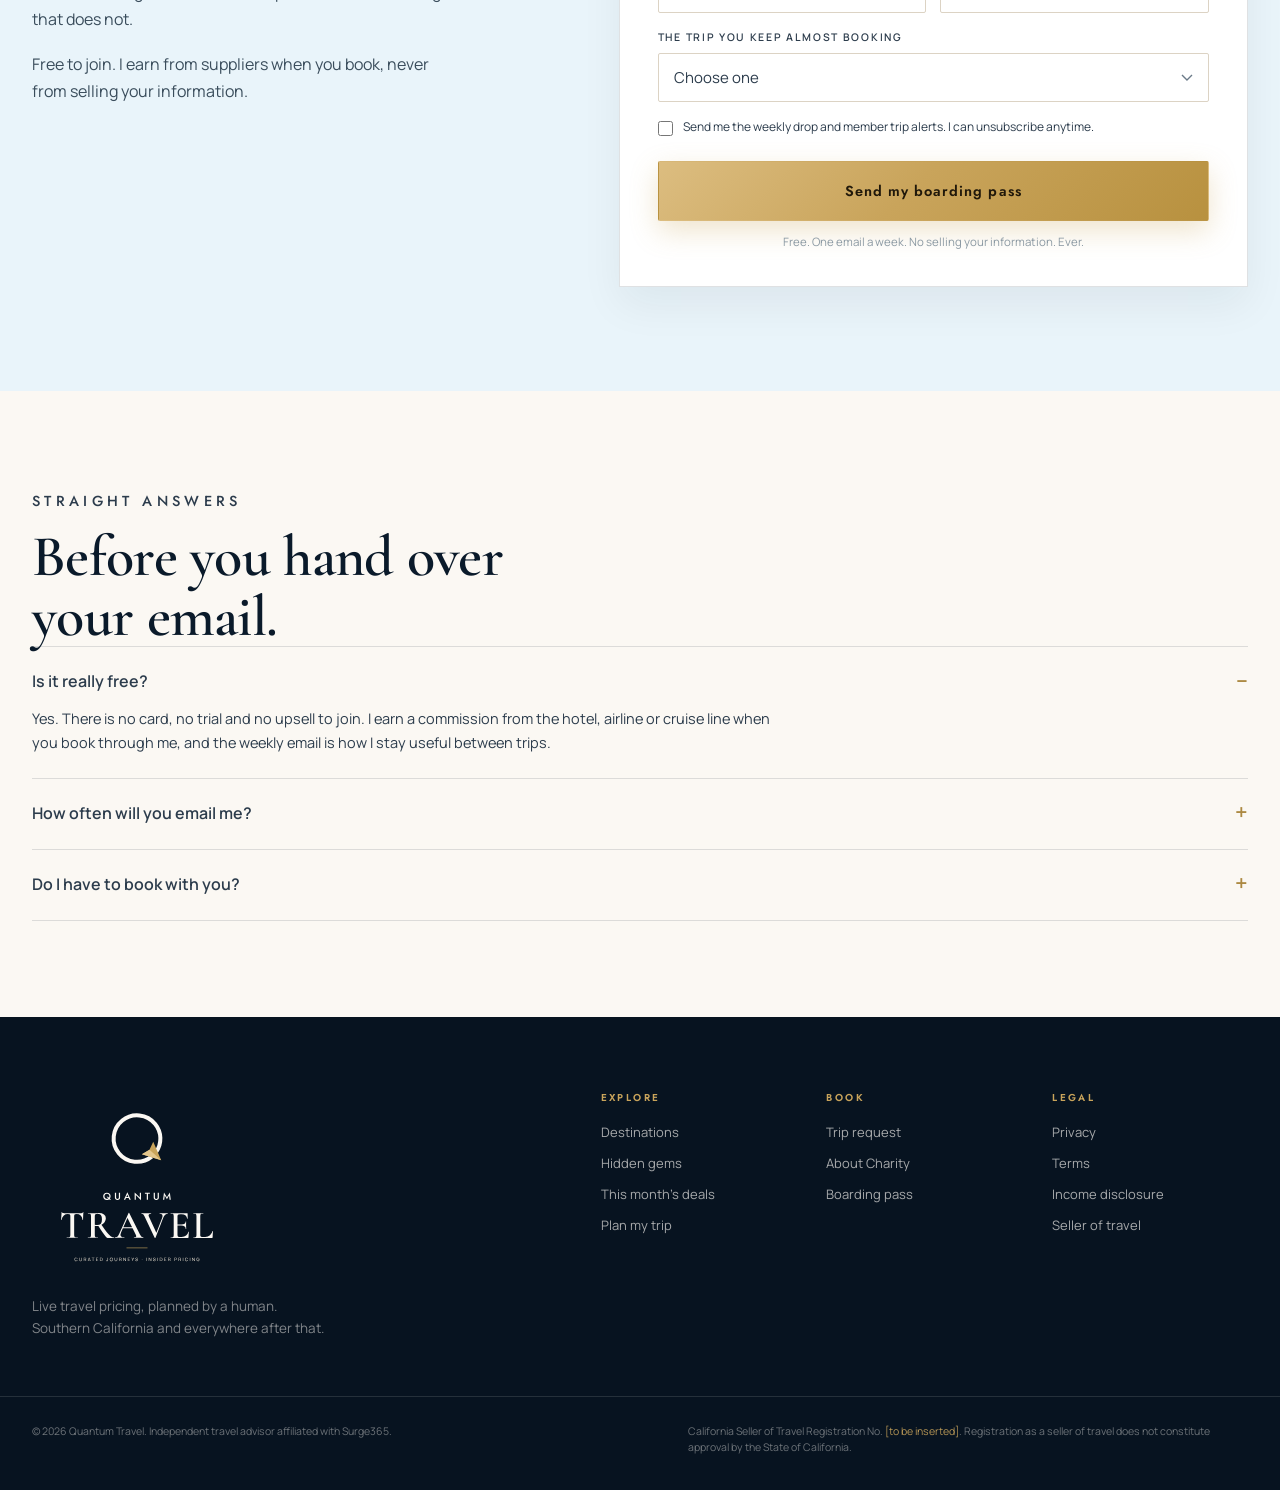
<file: boarding-pass/index.html>
<!doctype html>
<html lang="en">
<head>
<meta charset="utf-8">
<meta name="viewport" content="width=device-width, initial-scale=1">
<title>Boarding Pass · Quantum Travel</title>
<meta name="description" content="A free weekly email with the fares, suites and escapes worth your attention, plus first access to the trips Charity plans.">
<meta name="robots" content="noindex">
<link rel="canonical" href="https://quantumtravel365.com/boarding-pass/">
<meta property="og:type" content="website">
<meta property="og:title" content="Your boarding pass to better trips">
<meta property="og:description" content="One email a week with the fares and escapes worth your attention. Free membership, no credit card.">
<meta property="og:url" content="https://quantumtravel365.com/boarding-pass/">
<meta property="og:image" content="https://quantumtravel365.com/assets/places/og-image.jpg">
<meta name="twitter:card" content="summary_large_image">
<link rel="icon" href="../assets/brand/logo-icon.svg" type="image/svg+xml">
<link rel="icon" href="../assets/brand/favicon-32.png" sizes="32x32" type="image/png">
<link rel="apple-touch-icon" href="../assets/brand/app-icon-180.png">
<link rel="preconnect" href="https://fonts.googleapis.com">
<link rel="preconnect" href="https://fonts.gstatic.com" crossorigin>
<link href="https://fonts.googleapis.com/css2?family=Cormorant+Garamond:ital,wght@0,400;0,500;0,600;1,400;1,500&family=Jost:wght@300;400;500;600&family=Manrope:wght@300;400;500;600;700&display=swap" rel="stylesheet">
<link rel="stylesheet" href="../styles.css">
<style>
.bp-hero{background:#9FD3E8 url('../assets/places/sky-cumulus-1.jpg') center/cover no-repeat;color:var(--ink);padding:170px 0 104px;position:relative;overflow:hidden;min-height:740px;display:flex;align-items:center}
.bp-hero:before{content:"";position:absolute;inset:0;background:linear-gradient(90deg,rgba(251,248,243,.96) 0%,rgba(251,248,243,.9) 32%,rgba(251,248,243,.55) 50%,rgba(251,248,243,0) 68%)}
.bp-hero:after{content:"";position:absolute;left:0;right:0;bottom:0;height:90px;background:linear-gradient(180deg,transparent,rgba(251,248,243,.55))}
.bp-grid{display:grid;grid-template-columns:1.08fr .92fr;gap:76px;align-items:center;position:relative;z-index:2}
.bp-hero h1{font-family:'Cormorant Garamond',serif;font-size:clamp(44px,6vw,74px);line-height:1.01;font-weight:400;letter-spacing:-.015em;margin-top:18px;color:var(--navy);text-wrap:balance}
.bp-hero h1 em{font-style:italic;color:var(--gold-d)}
.bp-sub{font-size:17px;line-height:1.72;color:#2B4254;max-width:520px;margin-top:24px}
.bp-hero .btn{margin-top:30px}
.bp-hero .eyebrow{color:#1F6FA8}
.nav-paper{background:rgba(251,248,243,.94);backdrop-filter:blur(14px);box-shadow:0 1px 0 rgba(10,26,42,.08)}
.nav-paper .nav-links a{color:var(--ink)}
.nav-paper .burger span{background:var(--ink)}
.nav-paper.solid{background:rgba(251,248,243,.97);box-shadow:0 1px 0 rgba(10,26,42,.1)}
.bp-note{font-size:12px;letter-spacing:.04em;color:#5E6E7A;margin-top:16px}
.ticket-wrap{transform:rotate(-2.6deg);filter:drop-shadow(0 30px 34px rgba(6,40,70,.32)) drop-shadow(0 0 .7px rgba(74,50,12,.6))}
.ticket{--stub:98px;position:relative;padding:3.2px;border-radius:15px;
  background:linear-gradient(180deg,#F3DCA4 0%,#D9B26A 16%,#B8893C 42%,#8A6224 60%,#C79A4B 80%,#E8C98A 100%);
  -webkit-mask:
    radial-gradient(circle 9px at calc(100% - var(--stub)) 0,transparent 98%,#000 100%),
    radial-gradient(circle 9px at calc(100% - var(--stub)) 100%,transparent 98%,#000 100%);
  -webkit-mask-composite:source-in;
  mask-composite:intersect}
.ticket-inner{position:relative;height:240px;border-radius:12.4px;overflow:hidden;
  background:linear-gradient(148deg,#FEFBF4 0%,#F7F0E1 55%,#F1E7D4 100%);
  box-shadow:inset 0 0 0 1px rgba(255,255,255,.75),inset 0 0 0 2.4px rgba(169,121,47,.28);
  display:grid;grid-template-columns:1fr var(--stub)}
.ticket-inner:before{content:"";position:absolute;inset:0;z-index:3;pointer-events:none;
  background:linear-gradient(112deg,transparent 28%,rgba(255,255,255,.55) 40%,rgba(255,255,255,.08) 49%,transparent 60%)}
.t-main{position:relative;z-index:2;padding:20px 22px 15px;display:flex;flex-direction:column;justify-content:space-between;min-width:0}
.t-top{display:flex;justify-content:space-between;align-items:baseline;gap:10px}
.t-brand{font-size:8px;letter-spacing:.22em;text-transform:uppercase;color:#0A1A2A;font-weight:700;white-space:nowrap}
.t-type{font-size:8px;letter-spacing:.22em;text-transform:uppercase;color:#A9792F;font-weight:700;white-space:nowrap}
.t-label{display:block;font-size:6.5px;letter-spacing:.2em;text-transform:uppercase;color:#8B99A3;font-weight:600;margin-bottom:3px}
.t-name{display:block;font-family:'Cormorant Garamond',serif;font-size:37px;line-height:.95;color:#0A1A2A;letter-spacing:-.01em}
.t-route{display:flex;align-items:flex-end;gap:12px}
.t-route .t-code{display:block;font-size:17px;font-weight:700;letter-spacing:.03em;color:#0A1A2A;line-height:1}
.t-arrow{flex:1;height:12px;margin-bottom:2px;min-width:34px}
.t-foot{display:flex;gap:16px;font-size:6.5px;letter-spacing:.13em;text-transform:uppercase;color:#8B99A3;font-weight:600}
.t-foot b{color:#0A1A2A;font-weight:700;letter-spacing:.08em}
.t-stub{position:relative;z-index:2;border-left:1px dashed rgba(169,121,47,.55);padding:18px 8px 15px;display:flex;flex-direction:column;align-items:center;justify-content:space-between}
.t-stub-brand{font-size:7.5px;letter-spacing:.2em;color:#A9792F;font-weight:700}
.t-barcode{width:100%;height:84px;background:repeating-linear-gradient(90deg,#0A1A2A 0 2px,transparent 2px 4px,#0A1A2A 4px 5px,transparent 5px 8px,#0A1A2A 8px 11px,transparent 11px 13px);opacity:.85}
.t-stub-no{font-size:7px;letter-spacing:.2em;color:#5E6E7A;font-weight:700}
.bp-offer{padding:96px 0;background:var(--ivory)}
.bp-offer h2{max-width:760px}
.bp-items{display:grid;grid-template-columns:repeat(3,1fr);gap:26px;margin-top:46px}
.bp-item{border-top:1px solid var(--line);padding-top:20px}
.bp-item .num{font-size:11px;letter-spacing:.2em;color:#2E86AB;font-weight:700}
.bp-item h3{font-family:'Cormorant Garamond',serif;font-size:27px;font-weight:500;margin:10px 0 10px;color:var(--ink)}
.bp-item p{font-size:14.5px;line-height:1.65;color:var(--muted)}
.bp-join{padding:96px 0 104px;background:#E9F4FA;border-top:1px solid #D3E5EF}
.bp-join-grid{display:grid;grid-template-columns:.9fr 1.1fr;gap:72px;align-items:start}
.bp-join h2{max-width:420px}
.bp-join p.lede{font-size:16px;line-height:1.7;color:#3A4D5C;margin-top:18px;max-width:430px}
.bp-form{background:#fff;border:1px solid var(--line);padding:36px 38px;box-shadow:0 18px 40px rgba(10,26,42,.06)}
.bp-form h3{font-family:'Manrope',sans-serif;font-size:11px;letter-spacing:.22em;text-transform:uppercase;color:var(--gold-d);margin-bottom:20px}
.frow{display:grid;grid-template-columns:1fr 1fr;gap:14px}
.field{margin-bottom:16px}
.field label{display:block;font-size:10.5px;letter-spacing:.16em;text-transform:uppercase;color:var(--muted);margin-bottom:7px;font-weight:600}
.field label i{font-style:normal;text-transform:none;letter-spacing:0;color:#9AA6AE;font-weight:400}
.field input,.field select{width:100%;border:1px solid #DCD3C4;background:#fff;padding:13px 15px;font-family:'Manrope',sans-serif;font-size:15px;color:var(--ink);border-radius:2px;appearance:none}
.field select{background-image:url("data:image/svg+xml,%3Csvg xmlns='http://www.w3.org/2000/svg' width='12' height='8'%3E%3Cpath d='M1 1l5 5 5-5' fill='none' stroke='%236B7A88' stroke-width='1.4'/%3E%3C/svg%3E");background-repeat:no-repeat;background-position:right 15px center}
.field input:focus,.field select:focus{outline:none;border-color:var(--gold);box-shadow:0 0 0 3px rgba(201,164,91,.16)}
.consent{display:flex;gap:10px;align-items:flex-start;font-size:12px;line-height:1.55;color:var(--muted);margin:4px 0 18px}
.consent input{margin-top:3px;width:15px;height:15px;flex:none;accent-color:#A9853F}
.bp-form .form-note{font-size:11.5px;color:#8B99A3;margin-top:12px;text-align:center}
.bp-done{display:none}
.bp-done.on{display:block}
.bp-form.off{display:none}
.bp-done .ticket-wrap{transform:none;filter:drop-shadow(0 16px 24px rgba(10,26,42,.2));margin-bottom:28px}
.bp-done h3{font-family:'Cormorant Garamond',serif;font-size:34px;font-weight:500;color:var(--ink);margin-bottom:10px}
.bp-done p{font-size:14.5px;line-height:1.65;color:var(--muted)}
.bp-faq{padding:86px 0 96px;background:var(--ivory)}
.bp-faq h2{max-width:520px}
.bp-faq details{border-top:1px solid var(--line);padding:22px 0}
.bp-faq details:last-of-type{border-bottom:1px solid var(--line)}
.bp-faq summary{cursor:pointer;font-size:16px;font-weight:600;color:var(--ink);list-style:none;display:flex;justify-content:space-between;gap:20px}
.bp-faq summary::-webkit-details-marker{display:none}
.bp-faq summary:after{content:"+";color:var(--gold-d);font-size:22px;line-height:1}
.bp-faq details[open] summary:after{content:"–"}
.bp-faq p{font-size:14.5px;line-height:1.7;color:var(--muted);margin-top:12px;max-width:760px}
@media(max-width:900px){
  .bp-grid{grid-template-columns:1fr;gap:44px}
  .bp-hero{padding:120px 0 64px;min-height:0}
  .bp-hero:before{background:linear-gradient(180deg,rgba(251,248,243,.97) 0%,rgba(251,248,243,.9) 52%,rgba(251,248,243,.7) 100%)}
  .ticket{--stub:80px}
  .ticket-inner{height:214px}
  .t-main{padding:16px 15px 12px}
  .t-name{font-size:31px}
  .t-code,.t-route .t-code{font-size:15px}
  .t-foot{gap:10px;font-size:6px}
  .t-barcode{height:70px}
  .bp-items{grid-template-columns:1fr;gap:22px}
  .bp-join-grid{grid-template-columns:1fr;gap:34px}
  .bp-form{padding:26px 22px}
  .frow{grid-template-columns:1fr}
  .bp-hero h1{font-size:clamp(42px,11vw,58px)}
}
</style>
<script>document.documentElement.className += " js";</script>
</head>
<body>
<a class="skip" href="#main">Skip to content</a>
<header class="nav nav-paper" id="nav">
  <div class="wrap nav-inner">
    <a class="nav-logo" href="../" aria-label="Quantum Travel home">
      <img src="../assets/brand/logo-nav.svg" alt="Quantum Travel">
    </a>
    <nav class="nav-links" aria-label="Main">
      <a href="../#destinations">Destinations</a>
      <a href="../#unique">Hidden gems</a>
      <a href="../#deals">Deals</a>
      <a href="../#about">About</a>
      <a href="../#plan">Plan my trip</a>
    </nav>
    <a class="btn btn-gold btn-sm" href="#join">Get my pass</a>
    <button class="burger" id="burger" aria-label="Menu" aria-expanded="false"><span></span><span></span><span></span></button>
  </div>
</header>
<div class="mobile-menu" id="mobileMenu">
  <a href="../#destinations">Destinations</a>
  <a href="../#unique">Hidden gems</a>
  <a href="../#deals">Deals</a>
  <a href="../#about">About</a>
  <a href="../#plan">Plan my trip</a>
  <a class="btn btn-gold" href="#join">Get my boarding pass</a>
</div>
<main id="main">

<section class="bp-hero">
  <div class="wrap bp-grid">
    <div>
      <p class="eyebrow light">Free membership · No credit card</p>
      <h1>Your boarding pass<br>to <em>better trips.</em></h1>
      <p class="bp-sub">One email a week with the fares, suites and escapes worth your attention, plus first access to the trips I plan before the dates go public.</p>
      <a class="btn btn-gold" href="#join">Get my boarding pass</a>
      <p class="bp-note">One email a week. Unsubscribe in one click.</p>
    </div>
    <div class="ticket-wrap" aria-hidden="true">
      <div class="ticket">
        <div class="ticket-inner">
          <div class="t-main">
            <div class="t-top"><span class="t-brand">Quantum Travel 365</span><span class="t-type">Boarding Pass</span></div>
            <div class="t-pax"><span class="t-label">Passenger</span><span class="t-name">Member</span></div>
            <div class="t-route">
              <div><span class="t-label">From</span><span class="t-code">ONT</span></div>
              <svg class="t-arrow" viewBox="0 0 120 14" fill="none" aria-hidden="true"><path d="M2 7h92" stroke="#C9A45B" stroke-width="1.1" stroke-dasharray="4 4"/><path d="M96 7l-7-4.2v8.4L96 7z" fill="#C9A45B"/></svg>
              <div style="text-align:right"><span class="t-label">To</span><span class="t-code">Anywhere</span></div>
            </div>
            <div class="t-foot"><span>Member no. <b>QT365-0001</b></span><span>Class <b>Member</b></span><span>Est. <b>2026</b></span></div>
          </div>
          <div class="t-stub">
            <span class="t-stub-brand">QT365</span>
            <div class="t-barcode"></div>
            <span class="t-stub-no" id="bpStub">0001</span>
          </div>
        </div>
      </div>
    </div>
  </div>
</section>

<section class="bp-offer">
  <div class="wrap">
    <p class="eyebrow">What lands in your inbox</p>
    <h2>Not another newsletter.<br><em>A standing invitation.</em></h2>
    <div class="bp-items">
      <div class="bp-item">
        <div class="num">01</div>
        <h3>The Wednesday drop</h3>
        <p>One fare, suite or resort worth booking that week, with the dates, the price I would pay, and the catch if there is one.</p>
      </div>
      <div class="bp-item">
        <div class="num">02</div>
        <h3>First access</h3>
        <p>Trip slots, group departures and supplier sales before they go public. Members see the dates before the feed does.</p>
      </div>
      <div class="bp-item">
        <div class="num">03</div>
        <h3>The short list</h3>
        <p>Honest notes from places I have actually sent clients, including the hotels I would skip and the upgrades worth asking for.</p>
      </div>
    </div>
  </div>
</section>

<section class="bp-join" id="join">
  <div class="wrap bp-join-grid">
    <div>
      <p class="eyebrow">Join the list</p>
      <h2>Get your boarding pass.</h2>
      <p class="lede">Tell me where you fly from and the kind of trip you keep almost booking. I will send the drop that fits, and nothing that does not.</p>
      <p class="lede">Free to join. I earn from suppliers when you book, never from selling your information.</p>
    </div>
    <div>
      <form class="bp-form" id="bpForm" novalidate>
        <h3>Boarding pass request</h3>
        <div class="frow">
          <div class="field"><label for="bpFirst">First name</label><input id="bpFirst" name="firstName" type="text" autocomplete="given-name" required placeholder="Charity"></div>
          <div class="field"><label for="bpEmail">Email</label><input id="bpEmail" name="email" type="email" autocomplete="email" required placeholder="you@email.com"></div>
        </div>
        <div class="frow">
          <div class="field"><label for="bpPhone">Mobile <i>(optional)</i></label><input id="bpPhone" name="phone" type="tel" autocomplete="tel" placeholder="(951) 555-0134"></div>
          <div class="field"><label for="bpAirport">Home airport</label><input id="bpAirport" name="airport" type="text" placeholder="ONT, LAX, SNA"></div>
        </div>
        <div class="field">
          <label for="bpStyle">The trip you keep almost booking</label>
          <select id="bpStyle" name="tripStyle">
            <option value="">Choose one</option>
            <option>Beach and resort</option>
            <option>Europe and culture</option>
            <option>Cruise</option>
            <option>Adventure and nature</option>
            <option>Honeymoon or anniversary</option>
            <option>Surprise me</option>
          </select>
        </div>
        <label class="consent"><input type="checkbox" name="consent" required> Send me the weekly drop and member trip alerts. I can unsubscribe anytime.</label>
        <button class="btn btn-gold btn-full" type="submit" id="bpSubmit">Send my boarding pass</button>
        <p class="form-note" id="bpNote">Free. One email a week. No selling your information. Ever.</p>
      </form>
      <div class="bp-done" id="bpDone" aria-live="polite">
        <div class="ticket-wrap">
          <div class="ticket">
            <div class="ticket-inner">
              <div class="t-main">
                <div class="t-top"><span class="t-brand">Quantum Travel 365</span><span class="t-type">Boarding Pass</span></div>
                <div class="t-pax"><span class="t-label">Passenger</span><span class="t-name" id="bpName">Member</span></div>
                <div class="t-route">
                  <div><span class="t-label">From</span><span class="t-code" id="bpHome">ONT</span></div>
                  <svg class="t-arrow" viewBox="0 0 120 14" fill="none" aria-hidden="true"><path d="M2 7h92" stroke="#C9A45B" stroke-width="1.1" stroke-dasharray="4 4"/><path d="M96 7l-7-4.2v8.4L96 7z" fill="#C9A45B"/></svg>
                  <div style="text-align:right"><span class="t-label">To</span><span class="t-code">Anywhere</span></div>
                </div>
                <div class="t-foot"><span>Member no. <b id="bpNo">QT365-0001</b></span><span>Class <b>Member</b></span><span>Est. <b>2026</b></span></div>
              </div>
              <div class="t-stub">
                <span class="t-stub-brand">QT365</span>
                <div class="t-barcode"></div>
                <span class="t-stub-no" id="bpStub">0001</span>
              </div>
            </div>
          </div>
        </div>
        <h3>You are on the list.</h3>
        <p>Check your inbox for your boarding pass and this week's drop. If it is not there in five minutes, look in promotions, then reply to the email and I will sort it.</p>
      </div>
    </div>
  </div>
</section>

<section class="bp-faq">
  <div class="wrap">
    <p class="eyebrow">Straight answers</p>
    <h2>Before you hand over your email.</h2>
    <details open>
      <summary>Is it really free?</summary>
      <p>Yes. There is no card, no trial and no upsell to join. I earn a commission from the hotel, airline or cruise line when you book through me, and the weekly email is how I stay useful between trips.</p>
    </details>
    <details>
      <summary>How often will you email me?</summary>
      <p>Once a week, on Wednesday, plus a separate alert if a fare drops on something you told me you are watching. You can turn the alerts off and keep the weekly drop.</p>
    </details>
    <details>
      <summary>Do I have to book with you?</summary>
      <p>No. Plenty of members use the pass to book on their own. It is worth having either way, and if you ever want a second set of eyes on a price, reply to any email and ask.</p>
    </details>
  </div>
</section>

</main>
<footer class="footer">
  <div class="wrap footer-top">
    <div class="footer-brand">
      <img src="../assets/brand/logo-primary-reverse.svg" alt="Quantum Travel">
      <p>Live travel pricing, planned by a human.<br>Southern California and everywhere after that.</p>
    </div>
    <div class="footer-cols">
      <div>
        <h4>Explore</h4>
        <a href="../#destinations">Destinations</a>
        <a href="../#unique">Hidden gems</a>
        <a href="../#deals">This month's deals</a>
        <a href="../#plan">Plan my trip</a>
      </div>
      <div>
        <h4>Book</h4>
        <a href="../#plan">Trip request</a>
        <a href="../#about">About Charity</a>
        <a href="#join">Boarding pass</a>
      </div>
      <div>
        <h4>Legal</h4>
        <a href="#">Privacy</a>
        <a href="#">Terms</a>
        <a href="#">Income disclosure</a>
        <a href="#">Seller of travel</a>
      </div>
    </div>
  </div>
  <div class="wrap footer-bottom">
    <p>© 2026 Quantum Travel. Independent travel advisor affiliated with Surge365.</p>
    <p>California Seller of Travel Registration No. <span class="pending">[to be inserted]</span>. Registration as a seller of travel does not constitute approval by the State of California.</p>
  </div>
</footer>
<script src="../app.js"></script>
<script>
(function(){
  'use strict';
  // Paste the GoHighLevel inbound webhook URL here when the workflow trigger exists.
  var BP_ENDPOINT = '';
  var form = document.getElementById('bpForm');
  var done = document.getElementById('bpDone');
  var note = document.getElementById('bpNote');
  var submit = document.getElementById('bpSubmit');
  if (!form) return;

  function memberNumber(email){
    var h = 0;
    for (var i = 0; i < email.length; i++) { h = ((h << 5) - h) + email.charCodeAt(i); h |= 0; }
    return 'QT365 · ' + String(Math.abs(h) % 9000 + 1000);
  }

  form.addEventListener('submit', function(e){
    e.preventDefault();
    var data = Object.fromEntries(new FormData(form).entries());
    if (!data.firstName || !data.firstName.trim()) { form.querySelector('[name="firstName"]').focus(); return; }
    if (!data.email || !/^[^\s@]+@[^\s@]+\.[^\s@]+$/.test(data.email)) { form.querySelector('[name="email"]').focus(); return; }
    if (!data.consent) { note.textContent = 'Please tick the box so I know you want the emails.'; return; }

    var payload = {
      firstName: data.firstName.trim(),
      email: data.email.trim().toLowerCase(),
      phone: (data.phone || '').trim(),
      airport: (data.airport || '').trim().toUpperCase(),
      tripStyle: data.tripStyle || '',
      source: 'boarding-pass',
      page: location.href,
      tags: ['boarding-pass'].concat(data.tripStyle ? ['style-' + data.tripStyle.toLowerCase().replace(/[^a-z]+/g,'-').replace(/^-|-$/g,'')] : [])
    };

    function show(){
      document.getElementById('bpName').textContent = payload.firstName;
      var passNo = memberNumber(payload.email).replace(' · ','-');
      document.getElementById('bpNo').textContent = passNo;
      document.getElementById('bpStub').textContent = passNo.slice(-4);
      document.getElementById('bpHome').textContent = payload.airport || 'ONT';
      form.classList.add('off');
      done.classList.add('on');
      done.scrollIntoView({behavior:'smooth', block:'center'});
    }

    if (!BP_ENDPOINT) {
      console.info('[Quantum Travel] Boarding pass (preview mode, not sent):', payload);
      show();
      return;
    }

    submit.disabled = true;
    var original = submit.textContent;
    submit.textContent = 'Issuing your pass...';
    fetch(BP_ENDPOINT, {
      method: 'POST',
      headers: {'Content-Type':'application/json'},
      body: JSON.stringify(payload)
    }).then(function(r){ if (!r.ok) throw new Error('Request failed'); show(); })
      .catch(function(){
        submit.disabled = false;
        submit.textContent = original;
        note.textContent = 'That did not go through. Email charity@quantumtravel365.com and I will add you by hand.';
        note.style.color = '#B4483C';
      });
  });
})();
</script>
</body>
</html>
</file>
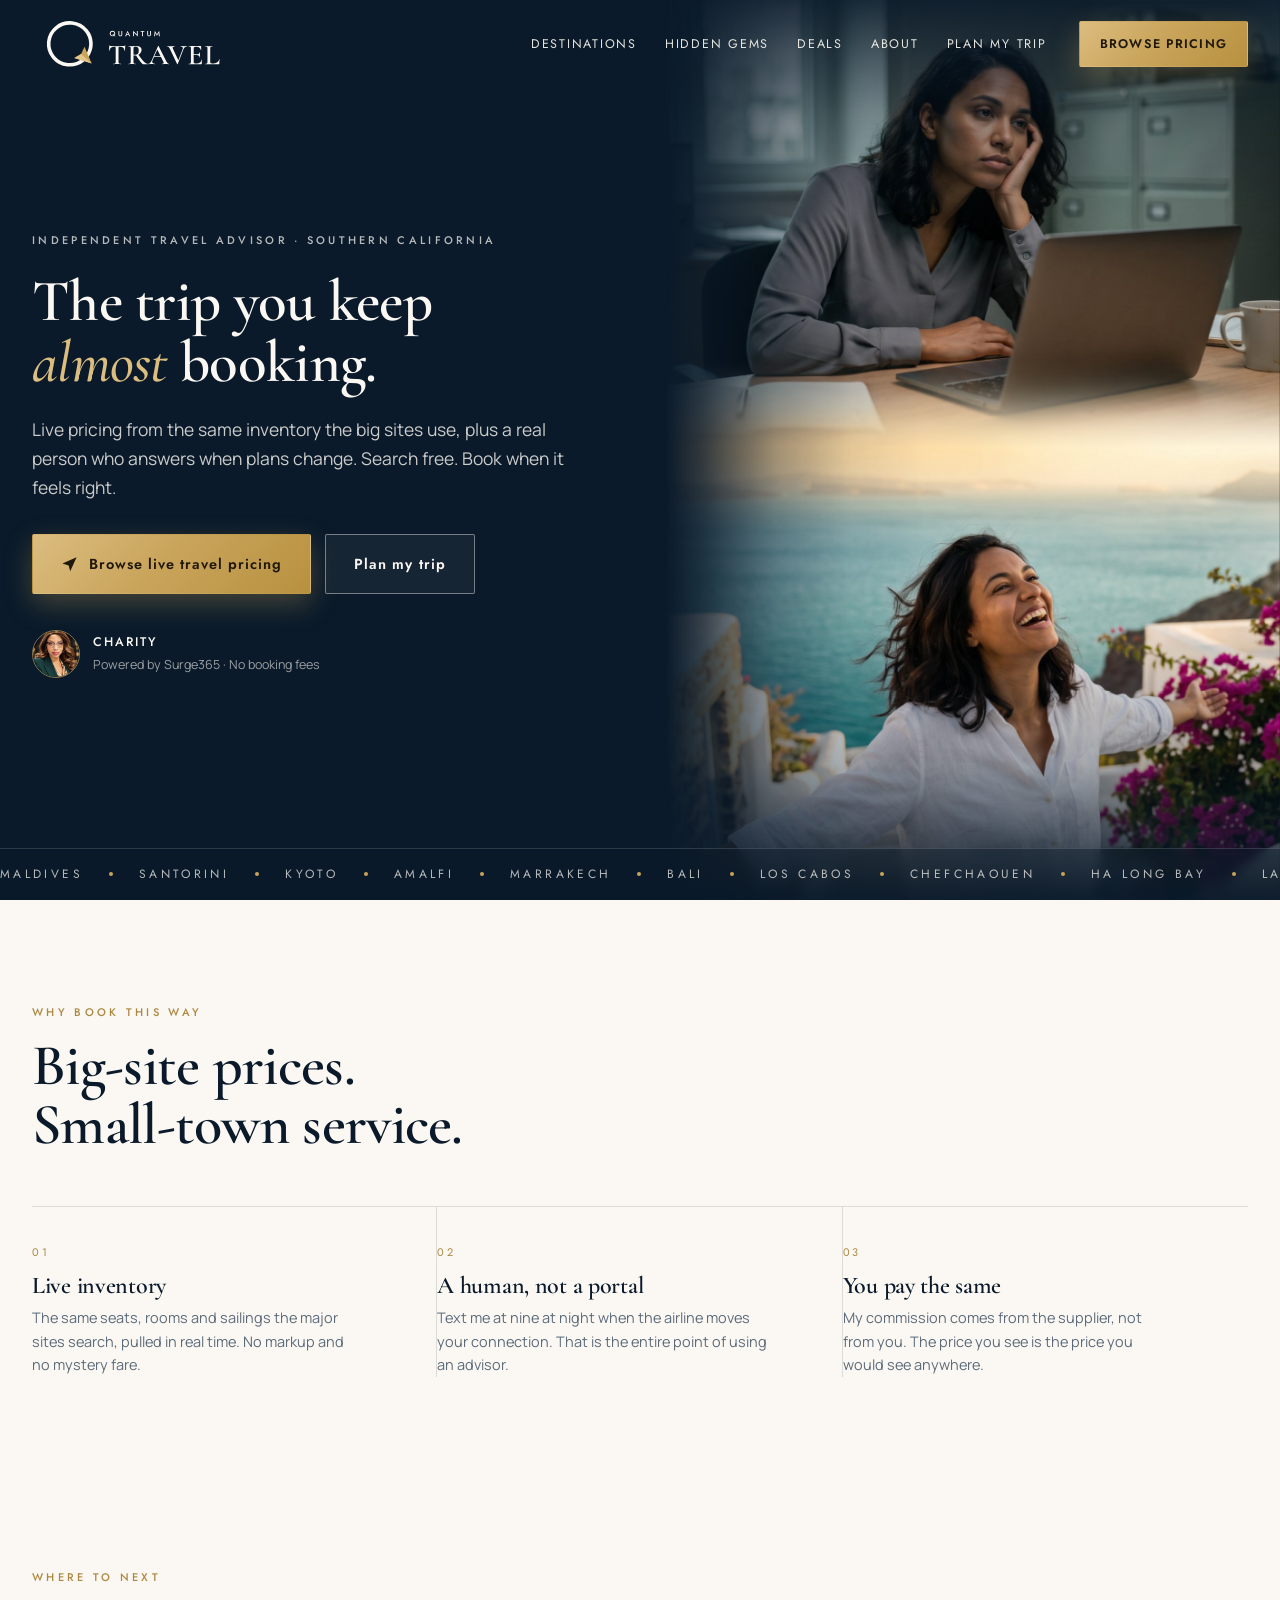
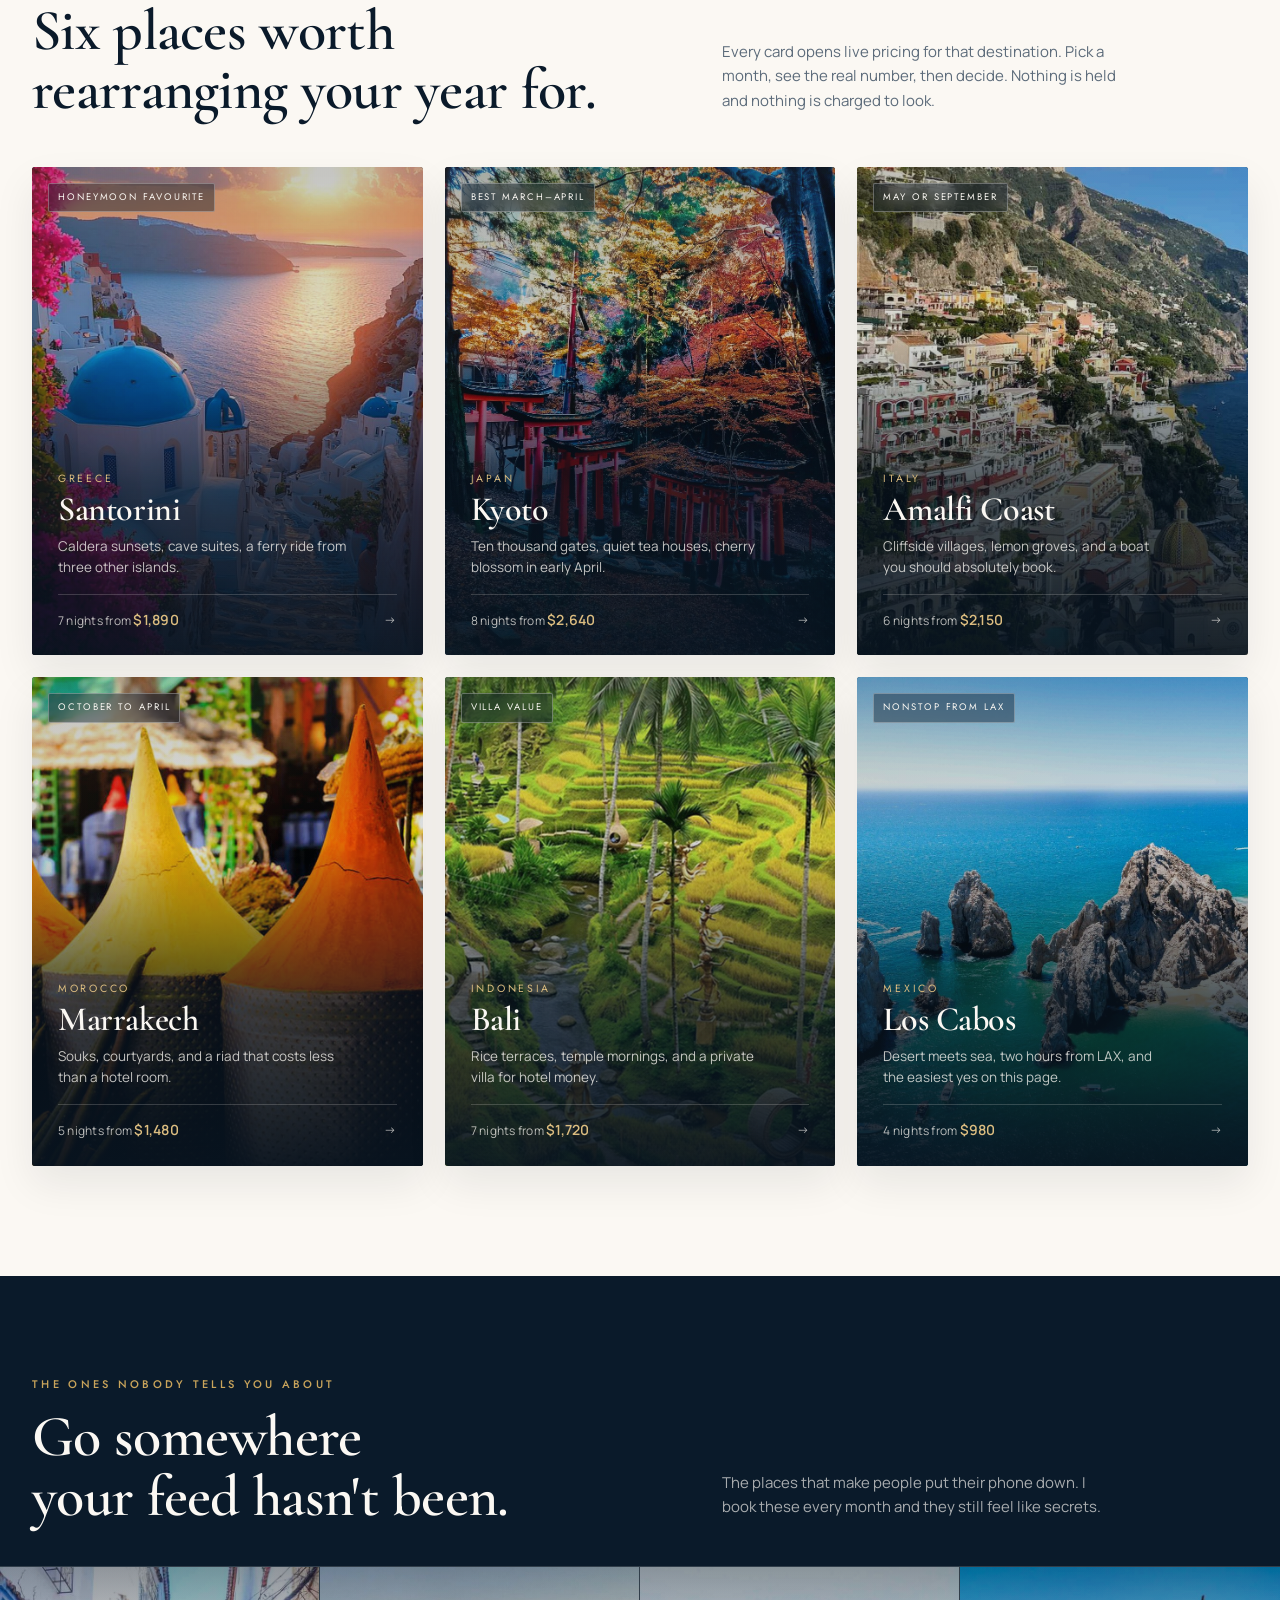
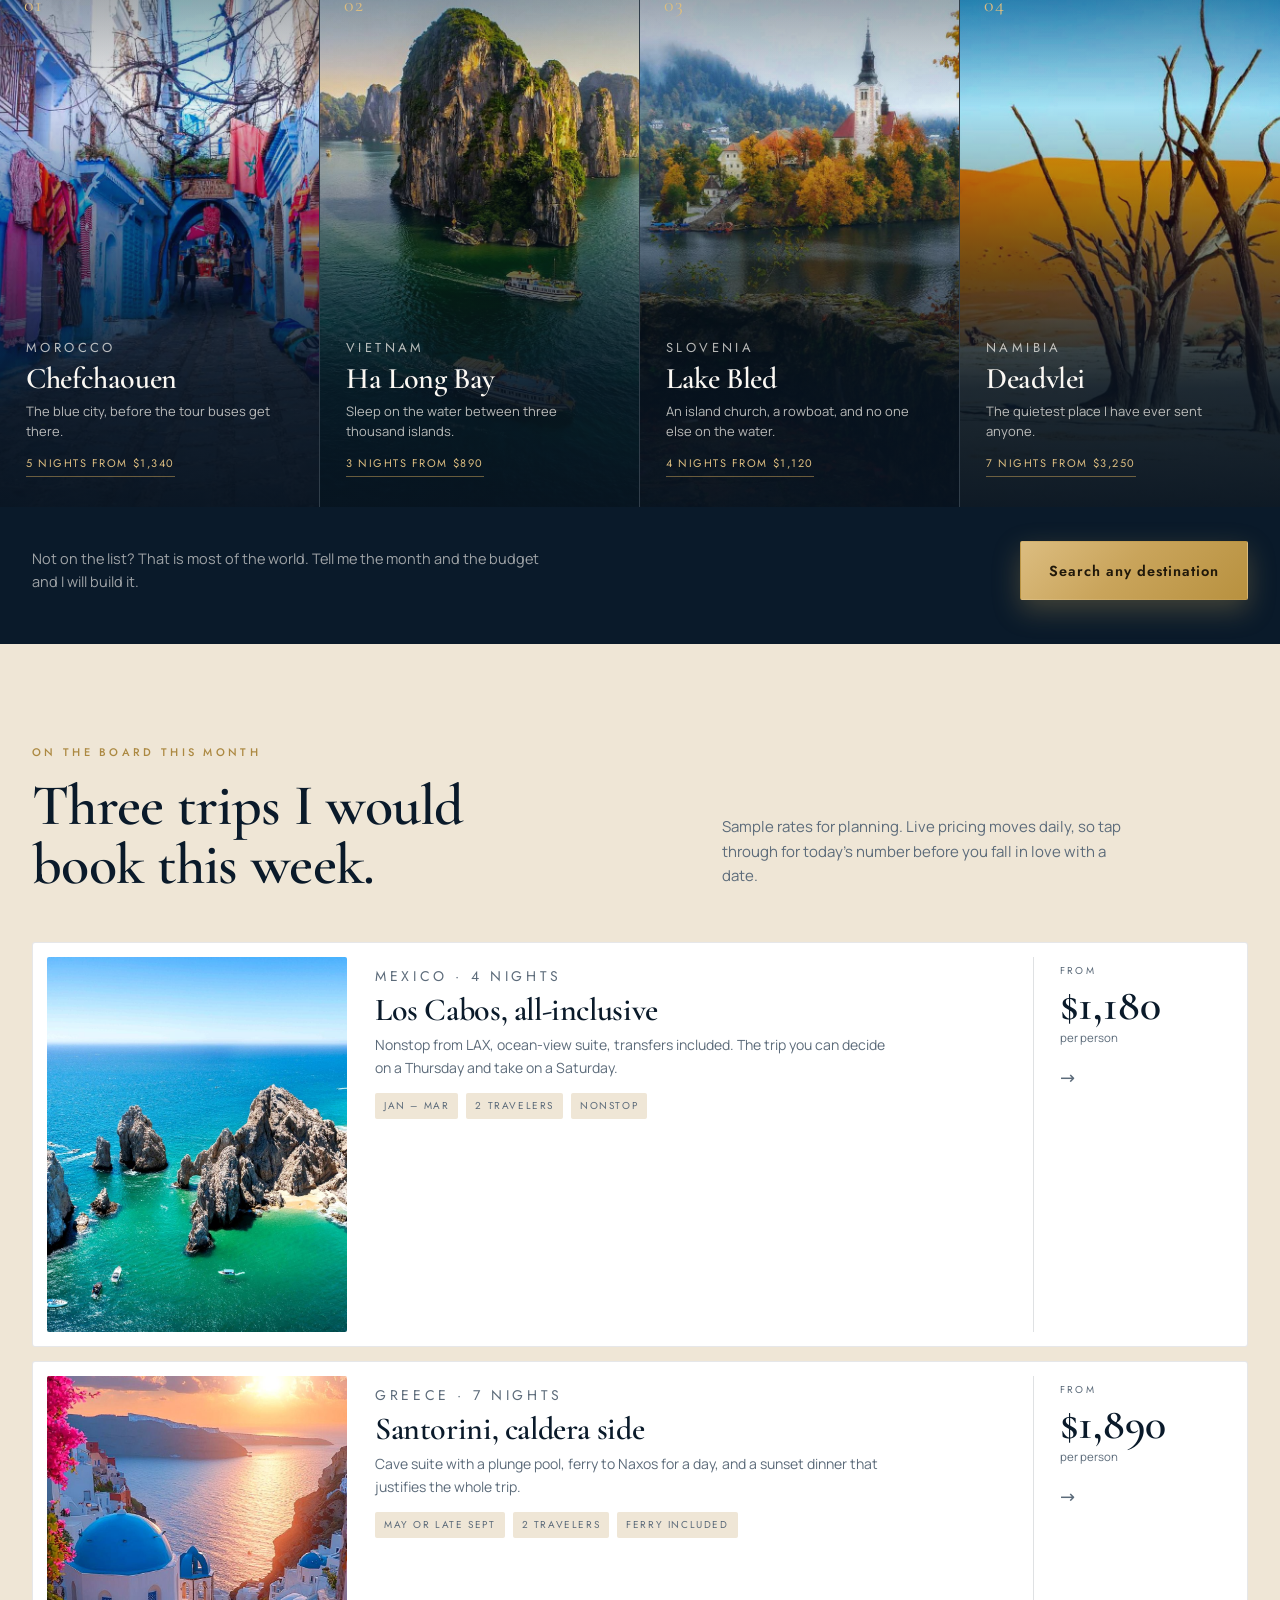
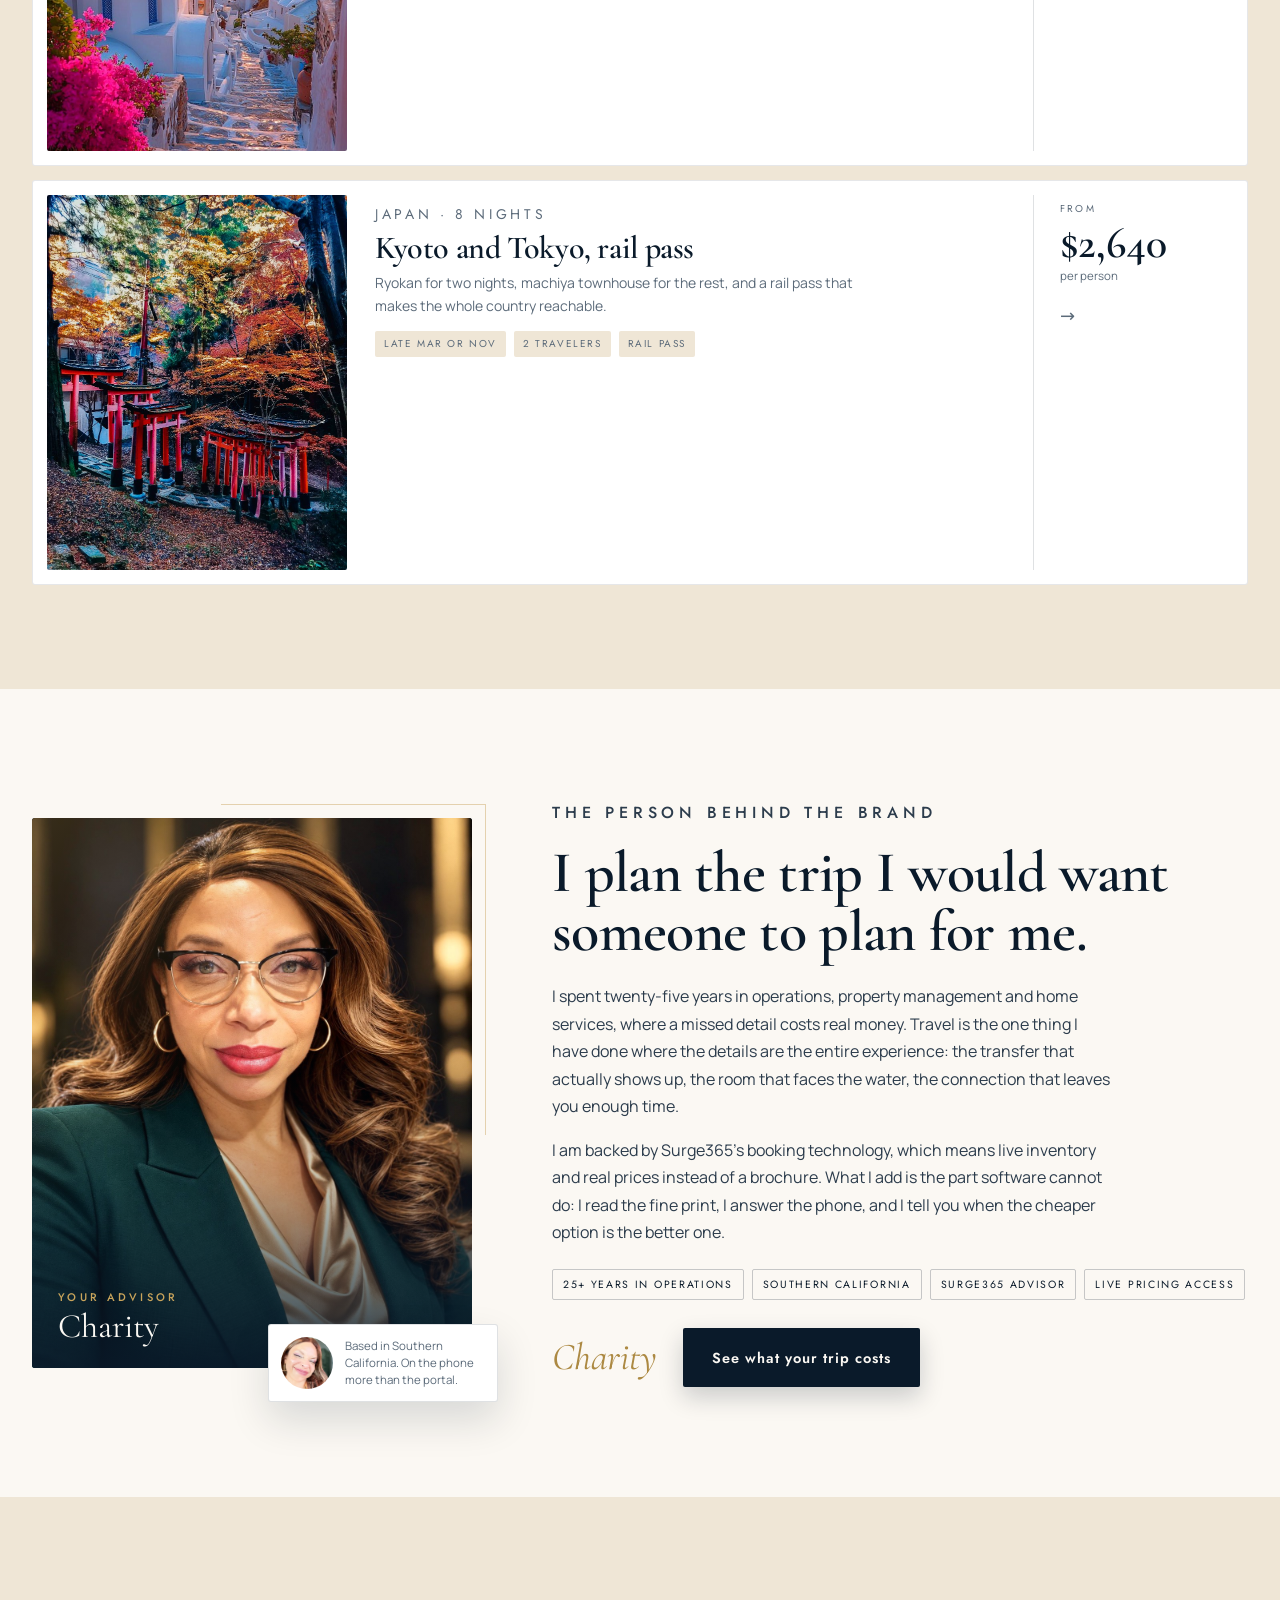
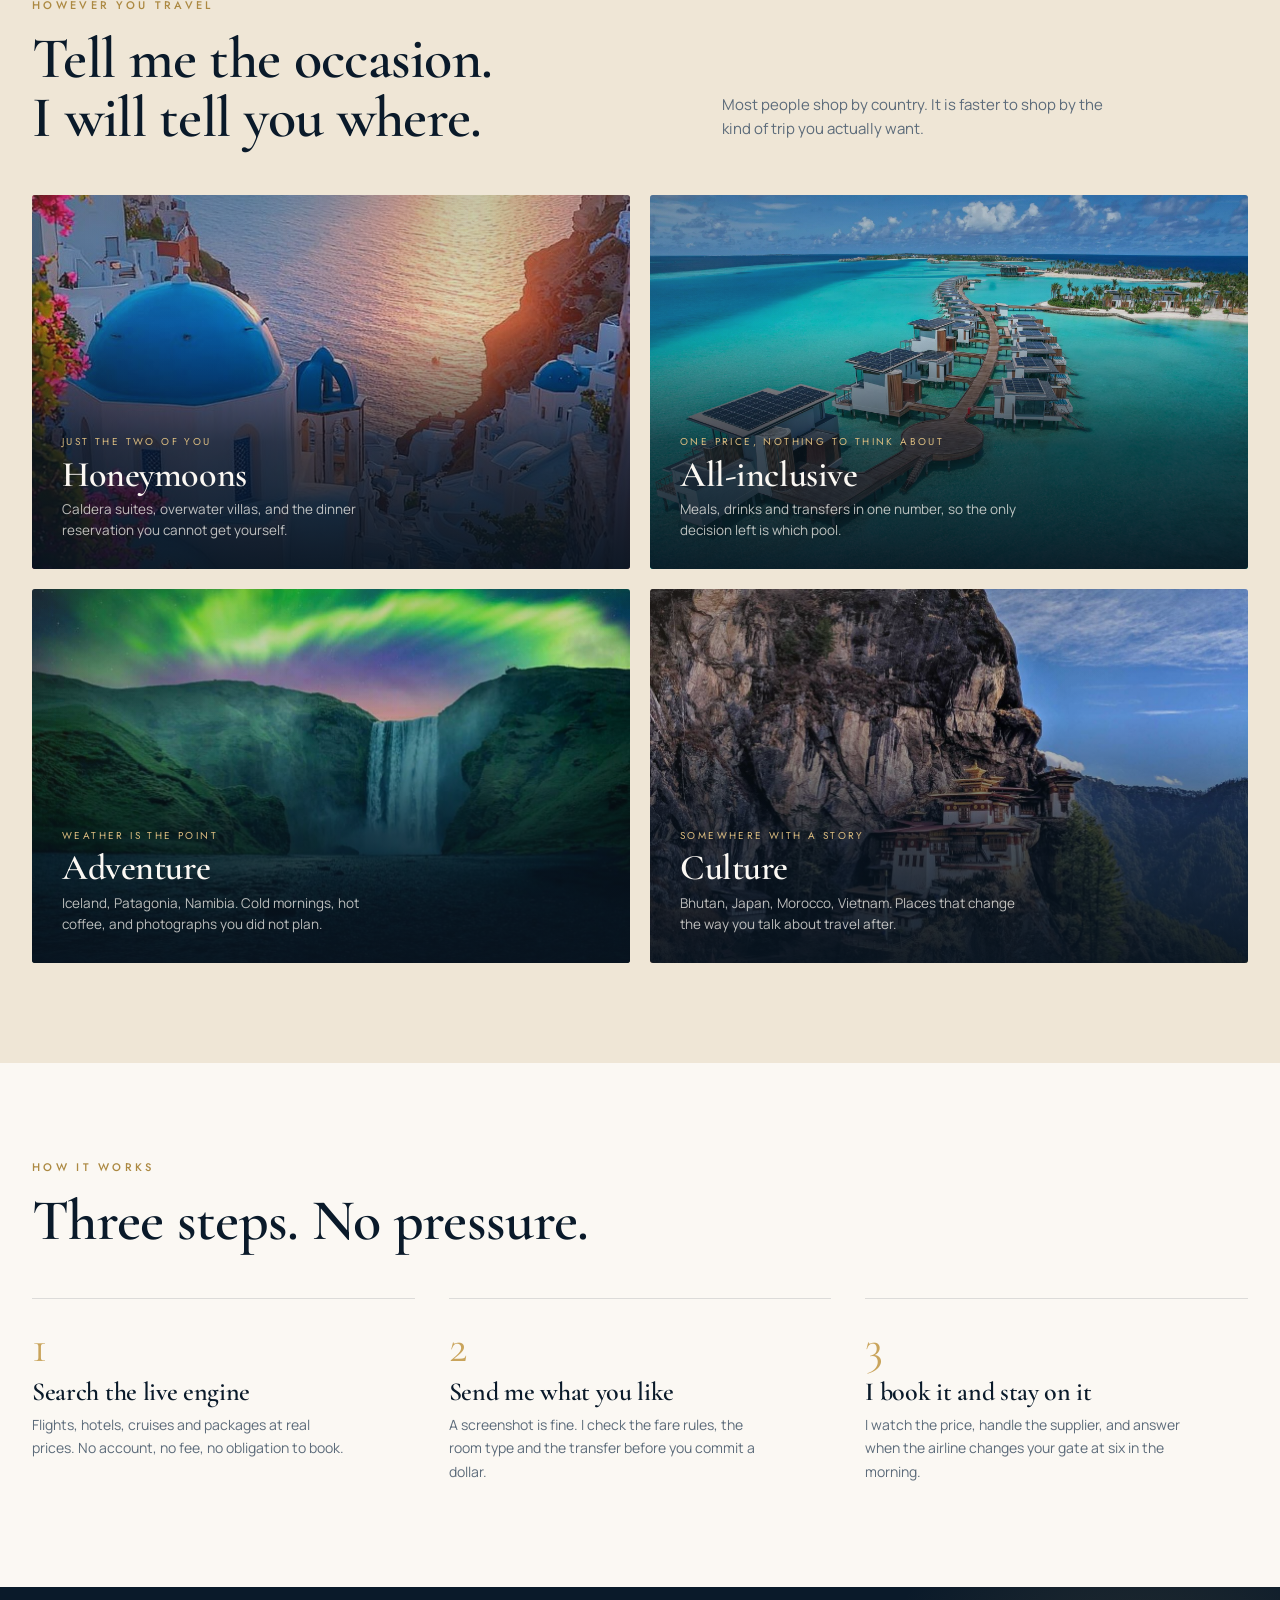
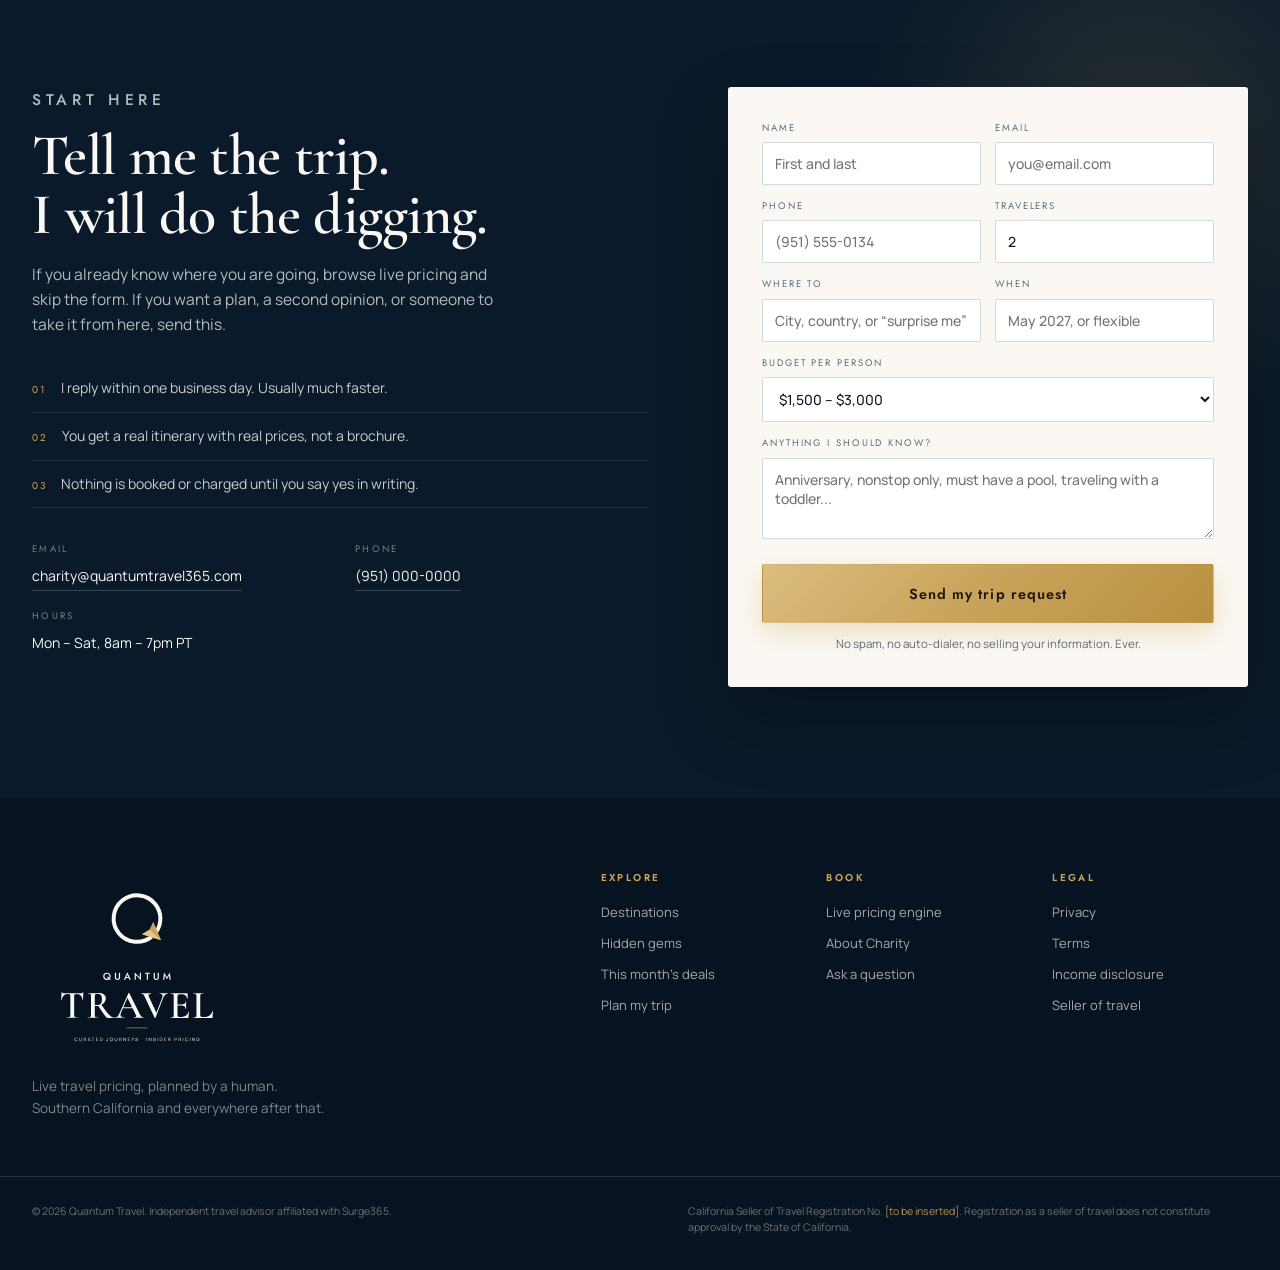
<file: book/index.html>
<!doctype html>
<html lang="en">
<head>
<meta charset="utf-8">
<meta name="viewport" content="width=device-width, initial-scale=1">
<title>Plan your trip · Quantum Travel</title>
<meta name="robots" content="noindex">
<link rel="canonical" href="https://quantumtravel365.com/">
<meta http-equiv="refresh" content="0; url=../#plan">
<script>location.replace('../#plan');</script>
</head>
<body style="margin:0;background:#0A1A2A;color:#FBF8F3;font-family:system-ui,sans-serif;display:grid;place-items:center;height:100vh">
<p>Taking you to the trip planner. <a href="../#plan" style="color:#C9A45B">Continue</a></p>
</body>
</html>
</file>
<file: styles.css>
/* Quantum Travel — site styles
   Palette: navy #0A1A2A · gold #C9A45B · sand #EFE6D6 · ivory #FBF8F3
   Photography carries the colour. UI stays navy, gold, ivory. */

:root{
  --navy:#0A1A2A;
  --navy-2:#0E2438;
  --navy-3:#071320;
  --gold:#C9A45B;
  --gold-l:#DCBD80;
  --gold-d:#AC8942;
  --sand:#EFE6D6;
  --ivory:#FBF8F3;
  --slate:#5C6B7A;
  --ink:#2C3C4C;
  --line:rgba(10,26,42,.13);
  --line-l:rgba(251,248,243,.16);
  --serif:'Cormorant Garamond',Georgia,'Times New Roman',serif;
  --sans:'Manrope',system-ui,-apple-system,Segoe UI,sans-serif;
  --label:'Jost',system-ui,sans-serif;
  --ease:cubic-bezier(.22,.68,.24,1);
}

*{box-sizing:border-box;margin:0;padding:0}
html{scroll-behavior:smooth;-webkit-text-size-adjust:100%}
body{background:var(--ivory);color:var(--ink);font-family:var(--sans);font-size:16.5px;line-height:1.62;-webkit-font-smoothing:antialiased;overflow-x:hidden}
img{display:block;max-width:100%}
a{color:inherit;text-decoration:none}
button{font:inherit;cursor:pointer;border:0;background:none;color:inherit}
::selection{background:var(--gold);color:#20180A}
:focus-visible{outline:2px solid var(--gold);outline-offset:4px}

.wrap{max-width:1280px;margin:0 auto;padding:0 32px}
.skip{position:absolute;left:-9999px}
.skip:focus{left:16px;top:12px;z-index:999;background:var(--gold);color:#20180A;padding:10px 16px}

h1,h2,h3,h4{font-family:var(--serif);font-weight:600;color:var(--navy);line-height:1.02;letter-spacing:-.012em}
h1{font-size:clamp(46px,7vw,88px)}
h2{font-size:clamp(32px,4.6vw,58px)}
h3{font-size:clamp(22px,2.4vw,30px)}
h1 em{font-style:italic;font-weight:500;color:var(--gold-l)}
p{color:var(--ink)}

.eyebrow{font-family:var(--label);font-weight:500;font-size:11px;letter-spacing:.3em;text-transform:uppercase;color:var(--gold-d);margin-bottom:14px}
.eyebrow.gold{color:var(--gold)}
.eyebrow.light{color:rgba(251,248,243,.72)}

/* ---------- buttons ---------- */
.btn{display:inline-flex;align-items:center;justify-content:center;gap:11px;font-family:var(--label);font-weight:600;
  font-size:14.5px;letter-spacing:.07em;text-transform:none;padding:17px 28px;border-radius:2px;border:1px solid transparent;
  transition:transform .2s var(--ease),box-shadow .2s var(--ease),background .2s var(--ease),color .2s var(--ease);white-space:nowrap}
.btn svg{width:17px;height:17px;transition:transform .25s var(--ease)}
.btn:hover svg{transform:translate(3px,-3px)}
.btn-gold{background:linear-gradient(135deg,var(--gold-l) 0%,var(--gold) 46%,#B8913F 100%);color:#20180A;box-shadow:0 10px 28px rgba(201,164,91,.3)}
.btn-gold:hover{transform:translateY(-2px);box-shadow:0 16px 36px rgba(201,164,91,.42)}
.btn-ghost{background:rgba(251,248,243,.05);color:var(--ivory);border-color:rgba(251,248,243,.42);backdrop-filter:blur(6px)}
.btn-ghost:hover{background:rgba(251,248,243,.14);border-color:rgba(251,248,243,.7)}
.btn-solid{background:var(--navy);color:var(--ivory);box-shadow:0 10px 24px rgba(10,26,42,.2)}
.btn-solid:hover{transform:translateY(-2px);background:var(--navy-2)}
.btn-sm{padding:12px 20px;font-size:12.5px;letter-spacing:.1em;text-transform:uppercase}
.btn-full{width:100%;margin-top:6px}

/* ---------- nav ---------- */
.nav{position:fixed;top:0;left:0;right:0;z-index:100;transition:background .35s var(--ease),box-shadow .35s var(--ease),height .35s var(--ease)}
.nav-inner{display:flex;align-items:center;gap:32px;height:88px;transition:height .35s var(--ease)}
.nav-logo img{width:212px;transition:width .35s var(--ease)}
.nav-links{display:flex;gap:28px;margin-left:auto}
.nav-links a{font-family:var(--label);font-size:12.5px;letter-spacing:.14em;text-transform:uppercase;color:rgba(251,248,243,.9);position:relative;padding:6px 0}
.nav-links a:after{content:'';position:absolute;left:0;bottom:0;width:0;height:1px;background:var(--gold);transition:width .3s var(--ease)}
.nav-links a:hover:after{width:100%}
.nav.solid{background:rgba(10,26,42,.96);backdrop-filter:blur(14px);box-shadow:0 1px 0 rgba(201,164,91,.22)}
.nav.solid .nav-inner{height:72px}
.nav.solid .nav-logo img{width:188px}
.burger{display:none;width:44px;height:44px;flex-direction:column;justify-content:center;gap:6px;align-items:flex-end}
.burger span{display:block;height:1.5px;background:var(--ivory);width:26px;transition:transform .3s,opacity .3s,width .3s}
.burger span:nth-child(2){width:18px}
.mobile-menu{position:fixed;inset:0;background:var(--navy);z-index:99;display:flex;flex-direction:column;justify-content:center;gap:22px;padding:0 32px;
  transform:translateY(-100%);transition:transform .45s var(--ease);visibility:hidden}
.mobile-menu.open{transform:none;visibility:visible}
.mobile-menu a{font-family:var(--serif);font-size:34px;color:var(--ivory)}
.mobile-menu .btn{font-family:var(--label);font-size:14px;margin-top:10px;align-self:flex-start}

/* ---------- hero ---------- */
.hero{position:relative;min-height:100vh;min-height:100svh;display:flex;flex-direction:column;overflow:hidden;background:var(--navy)}
.hero-grid{flex:1;display:grid;grid-template-columns:minmax(0,52%) minmax(0,48%);min-height:0}
.hero-copy{display:flex;flex-direction:column;justify-content:center;padding:128px 44px 118px max(32px,calc((100vw - 1280px)/2 + 32px))}
.hero-copy > *{max-width:565px}
.hero h1{color:var(--ivory);margin:8px 0 0;font-size:clamp(40px,4.6vw,66px);line-height:1.03}
.hero-sub{color:rgba(251,248,243,.8);font-size:17.5px;line-height:1.65;margin-top:22px}
.hero-cta{display:flex;flex-wrap:wrap;gap:14px;margin-top:32px}
.hero-trust{display:flex;align-items:center;gap:13px;margin-top:36px}
.hero-trust img{width:48px;height:48px;border-radius:50%;object-fit:cover;border:1px solid rgba(201,164,91,.65)}
.hero-trust strong{display:block;font-family:var(--label);font-size:12.5px;letter-spacing:.16em;text-transform:uppercase;color:var(--ivory);font-weight:500}
.hero-trust span{display:block;font-size:12.5px;color:rgba(251,248,243,.6);margin-top:2px}
.hero-visual{position:relative;overflow:hidden;background:#0d2233}
.hero-visual img{width:100%;height:100%;object-fit:cover;object-position:50% 44%;animation:heroZoom 16s var(--ease) forwards}
@keyframes heroZoom{from{transform:scale(1.05)}to{transform:scale(1)}}
.hero-visual-grad{position:absolute;inset:0;pointer-events:none;background:
  linear-gradient(90deg,var(--navy) 0%,rgba(10,26,42,.82) 6%,rgba(10,26,42,.34) 18%,rgba(10,26,42,.08) 30%,transparent 42%),
  linear-gradient(180deg,rgba(10,26,42,.9) 0%,rgba(10,26,42,.32) 13%,transparent 27%),
  linear-gradient(0deg,rgba(10,26,42,.96) 0%,rgba(10,26,42,.28) 15%,transparent 30%)}

.hero-strip{position:absolute;left:0;right:0;bottom:0;z-index:4;border-top:1px solid rgba(251,248,243,.14);background:rgba(10,26,42,.4);backdrop-filter:blur(6px);overflow:hidden}
.marquee{overflow:hidden;padding:16px 0}
.marquee-track{display:flex;align-items:center;gap:26px;width:max-content;animation:scroll 48s linear infinite}
.marquee-track span{font-family:var(--label);font-size:12px;letter-spacing:.28em;text-transform:uppercase;color:rgba(251,248,243,.72);white-space:nowrap}
.marquee-track i{width:4px;height:4px;border-radius:50%;background:var(--gold);flex:none}
@keyframes scroll{to{transform:translateX(-50%)}}

/* ---------- sections ---------- */
section{position:relative}
.value{padding:104px 0 96px;background:var(--ivory)}
.value-head{max-width:720px;margin-bottom:52px}
.value-head h2{margin-top:0}
.value-grid{display:grid;grid-template-columns:repeat(3,1fr);gap:0;border-top:1px solid var(--line)}
.value-item{padding:30px 34px 0 0;border-right:1px solid var(--line)}
.value-item:last-child{border-right:0;padding-right:0}
.value-item .num{font-family:var(--label);font-size:11px;letter-spacing:.24em;color:var(--gold-d)}
.value-item h3{font-size:24px;margin:10px 0 8px}
.value-item p{font-size:14.5px;line-height:1.62;color:var(--slate);max-width:330px}

.sec-head{display:grid;grid-template-columns:1.1fr .9fr;gap:48px;align-items:end;margin-bottom:48px}
.sec-head.light h2{color:var(--ivory)}
.sec-note{font-size:15px;line-height:1.62;color:var(--slate);max-width:400px;padding-bottom:6px}
.sec-head.light .sec-note{color:rgba(251,248,243,.66)}

/* ---------- destinations ---------- */
.destinations{padding:96px 0 110px;background:var(--ivory)}
.dest-grid{display:grid;grid-template-columns:repeat(3,1fr);gap:22px}
.dest-card{position:relative;display:block;aspect-ratio:4/5;border-radius:3px;overflow:hidden;background:var(--navy);isolation:isolate;box-shadow:0 18px 40px rgba(10,26,42,.08)}
.dest-card img{position:absolute;inset:0;width:100%;height:100%;object-fit:cover;transition:transform 1.1s var(--ease)}
.dest-card:hover img{transform:scale(1.07)}
.card-grad{position:absolute;inset:0;z-index:1;background:
  linear-gradient(0deg,rgba(8,20,32,.94) 0%,rgba(8,20,32,.72) 34%,rgba(8,20,32,.12) 66%,rgba(8,20,32,.22) 100%),
  linear-gradient(160deg,rgba(201,164,91,.16),transparent 45%)}
.dest-card:hover .card-grad{background:
  linear-gradient(0deg,rgba(8,20,32,.96) 0%,rgba(8,20,32,.78) 38%,rgba(8,20,32,.18) 70%,rgba(8,20,32,.3) 100%),
  linear-gradient(160deg,rgba(232,115,74,.28),transparent 55%)}
.card-body{position:absolute;left:0;right:0;bottom:0;z-index:2;padding:26px 26px 24px}
.card-country{font-family:var(--label);font-size:10.5px;letter-spacing:.26em;text-transform:uppercase;color:var(--gold-l);margin-bottom:6px}
.dest-card h3{color:var(--ivory);font-size:34px}
.card-desc{color:rgba(251,248,243,.76);font-size:13.5px;line-height:1.55;margin-top:8px;max-width:290px}
.card-foot{display:flex;justify-content:space-between;align-items:center;margin-top:16px;padding-top:14px;border-top:1px solid rgba(251,248,243,.18)}
.card-foot span{font-size:12px;color:rgba(251,248,243,.72);letter-spacing:.02em}
.card-foot b{color:var(--gold-l);font-weight:600;font-size:14px}
.arrow{font-size:16px;color:var(--gold-l);transition:transform .3s var(--ease)}
.dest-card:hover .arrow,.deal:hover .arrow,.uni-card:hover .arrow{transform:translateX(5px)}
.card-tag{position:absolute;top:16px;left:16px;z-index:2;font-family:var(--label);font-size:9.5px;letter-spacing:.2em;text-transform:uppercase;
  color:var(--ivory);background:rgba(10,26,42,.42);border:1px solid rgba(251,248,243,.3);backdrop-filter:blur(8px);padding:6px 9px;border-radius:2px}

/* ---------- unique ---------- */
.unique{background:var(--navy);padding:100px 0 0;overflow:hidden}
.unique .sec-head{margin-bottom:40px}
.unique-row{display:grid;grid-template-columns:repeat(4,1fr);border-top:1px solid var(--line-l)}
.uni-card{position:relative;display:block;height:540px;overflow:hidden;border-right:1px solid var(--line-l);isolation:isolate}
.uni-card:last-child{border-right:0}
.uni-card img{position:absolute;inset:0;width:100%;height:100%;object-fit:cover;transition:transform 1.2s var(--ease),filter .6s var(--ease);filter:saturate(1.02)}
.uni-card:hover img{transform:scale(1.06);filter:saturate(1.16) contrast(1.03)}
.uni-grad{position:absolute;inset:0;z-index:1;background:
  linear-gradient(0deg,rgba(7,19,32,.97) 0%,rgba(7,19,32,.9) 22%,rgba(7,19,32,.52) 48%,rgba(7,19,32,.05) 74%),
  linear-gradient(180deg,rgba(7,19,32,.42),transparent 26%)}
.uni-num{position:absolute;top:22px;left:24px;z-index:2;font-family:var(--serif);font-size:20px;color:var(--gold-l);letter-spacing:.06em}
.uni-body{position:absolute;left:0;right:0;bottom:0;z-index:2;padding:26px 26px 30px}
.uni-body h3{color:var(--ivory);font-size:30px;margin:2px 0 6px}
.uni-body p{color:rgba(251,248,243,.72);font-size:13px;line-height:1.55;max-width:250px}
.uni-price{display:inline-block;margin-top:14px;font-family:var(--label);font-size:11px;letter-spacing:.14em;text-transform:uppercase;color:var(--gold-l);border-bottom:1px solid rgba(201,164,91,.5);padding-bottom:3px}
.unique-foot{display:flex;align-items:center;justify-content:space-between;gap:30px;padding-top:34px;padding-bottom:44px}
.unique-foot p{color:rgba(251,248,243,.62);font-size:14.5px;max-width:520px}

/* ---------- deals ---------- */
.deals{padding:100px 0 104px;background:var(--sand)}
.deal-list{display:flex;flex-direction:column;gap:14px}
.deal{display:grid;grid-template-columns:300px 1fr 200px;gap:28px;align-items:stretch;background:#fff;border:1px solid rgba(10,26,42,.1);
  border-radius:3px;overflow:hidden;padding:14px;transition:transform .3s var(--ease),box-shadow .3s var(--ease)}
.deal:hover{transform:translateY(-3px);box-shadow:0 20px 44px rgba(10,26,42,.1)}
.deal-img{height:100%;min-height:210px;border-radius:2px;overflow:hidden}
.deal-img img{width:100%;height:100%;object-fit:cover;transition:transform 1s var(--ease)}
.deal:hover .deal-img img{transform:scale(1.05)}
.deal-body{padding:8px 0}
.deal-body h3{font-size:32px;margin:2px 0 8px}
.deal-body p{font-size:14px;line-height:1.6;color:var(--slate);max-width:520px}
.deal-meta{display:flex;gap:8px;flex-wrap:wrap;margin-top:14px}
.deal-meta span{font-family:var(--label);font-size:10px;letter-spacing:.16em;text-transform:uppercase;color:var(--slate);background:var(--sand);padding:5px 9px;border-radius:2px}
.deal-price{border-left:1px solid var(--line);padding:6px 0 6px 26px;text-align:left}
.deal-price span{display:block;font-family:var(--label);font-size:10px;letter-spacing:.22em;text-transform:uppercase;color:var(--slate)}
.deal-price b{display:block;font-family:var(--serif);font-size:44px;font-weight:600;color:var(--navy);line-height:1;margin:4px 0 2px}
.deal-price small{display:block;font-size:11.5px;color:var(--slate);margin-bottom:16px}
.deal-price .arrow{display:block;font-size:18px}

/* ---------- about ---------- */
.about{padding:110px 0;background:var(--ivory)}
.about-grid{display:grid;grid-template-columns:440px 1fr;gap:80px;align-items:center}
.about-photo{position:relative}
.photo-frame{position:relative;aspect-ratio:4/5;border-radius:3px;overflow:hidden;background:var(--navy)}
.photo-frame img{width:100%;height:100%;object-fit:cover;object-position:50% 30%}
.photo-grad{position:absolute;inset:0;background:
  linear-gradient(0deg,rgba(10,26,42,.9) 0%,rgba(10,26,42,.25) 34%,transparent 60%),
  linear-gradient(140deg,rgba(201,164,91,.28),transparent 46%);
  mix-blend-mode:normal}
.photo-caption{position:absolute;left:26px;right:26px;bottom:24px}
.photo-caption p{font-family:var(--serif);font-size:34px;color:var(--ivory);line-height:1;margin-top:2px}
.about-photo:before{content:'';position:absolute;inset:-14px -14px auto auto;width:60%;height:60%;border-top:1px solid var(--gold);border-right:1px solid var(--gold);opacity:.45}
.photo-chip{position:absolute;right:-26px;bottom:-34px;width:230px;background:#fff;border:1px solid var(--line);border-radius:3px;padding:12px;
  display:flex;gap:12px;align-items:center;box-shadow:0 18px 40px rgba(10,26,42,.14)}
.photo-chip img{width:52px;height:52px;border-radius:50%;object-fit:cover;flex:none}
.photo-chip p{font-size:11.5px;line-height:1.45;color:var(--slate)}
.about-copy h2{margin-bottom:22px}
.about-copy p{font-size:16px;line-height:1.72;max-width:560px;margin-bottom:16px;color:var(--ink)}
.about-chips{display:flex;flex-wrap:wrap;gap:8px;margin:22px 0 28px}
.about-chips span{font-family:var(--label);font-size:10.5px;letter-spacing:.16em;text-transform:uppercase;color:var(--navy);border:1px solid rgba(10,26,42,.22);padding:6px 10px;border-radius:2px}
.about-sign{display:flex;align-items:center;gap:26px;flex-wrap:wrap}
.about-copy .sign{font-family:var(--serif);font-style:italic;font-size:38px;color:var(--gold-d);line-height:1;margin:0}

/* ---------- styles ---------- */
.styles{padding:100px 0;background:var(--sand)}
.style-grid{display:grid;grid-template-columns:1fr 1fr;gap:20px}
.style-card{position:relative;aspect-ratio:16/10;border-radius:3px;overflow:hidden;isolation:isolate}
.style-card img{position:absolute;inset:0;width:100%;height:100%;object-fit:cover;transition:transform 1.1s var(--ease)}
.style-card:hover img{transform:scale(1.06)}
.style-body{position:absolute;left:0;right:0;bottom:0;z-index:2;padding:28px 30px}
.style-body span{font-family:var(--label);font-size:10px;letter-spacing:.24em;text-transform:uppercase;color:var(--gold-l)}
.style-body h3{color:var(--ivory);font-size:36px;margin:4px 0 6px}
.style-body p{color:rgba(251,248,243,.74);font-size:13.5px;line-height:1.55;max-width:340px}

/* ---------- how ---------- */
.how{padding:96px 0 104px;background:var(--ivory)}
.how-head{max-width:560px;margin-bottom:48px}
.how-grid{display:grid;grid-template-columns:repeat(3,1fr);gap:34px}
.how-step{border-top:1px solid var(--line);padding-top:24px}
.step-num{font-family:var(--serif);font-size:46px;color:var(--gold);line-height:1}
.how-step h3{font-size:26px;margin:10px 0 8px}
.how-step p{font-size:14px;line-height:1.65;color:var(--slate);max-width:320px}

/* ---------- plan ---------- */
.plan{padding:100px 0 110px;background:var(--navy);position:relative;overflow:hidden}
.plan:before{content:'';position:absolute;right:-180px;top:-160px;width:640px;height:640px;border-radius:50%;
  background:radial-gradient(circle,rgba(201,164,91,.16),transparent 62%)}
.plan-grid{display:grid;grid-template-columns:1fr 520px;gap:80px;align-items:start;position:relative;z-index:2}
.plan-copy h2{color:var(--ivory);margin-bottom:18px}
.plan-copy p{color:rgba(251,248,243,.72);font-size:15.5px;max-width:470px}
.plan-list{list-style:none;margin:28px 0 34px}
.plan-list li{display:flex;gap:14px;align-items:baseline;font-size:14px;color:rgba(251,248,243,.8);padding:12px 0;border-bottom:1px solid rgba(251,248,243,.12)}
.plan-list span{font-family:var(--label);font-size:10px;letter-spacing:.2em;color:var(--gold)}
.plan-contact{display:grid;grid-template-columns:1fr 1fr;gap:18px 30px;margin-top:8px}
.plan-contact span{display:block;font-family:var(--label);font-size:9.5px;letter-spacing:.24em;text-transform:uppercase;color:rgba(251,248,243,.45);margin-bottom:4px}
.plan-contact a,.plan-contact p{color:var(--ivory);font-size:14px;border-bottom:1px solid rgba(251,248,243,.2);padding-bottom:3px;display:inline-block}
.plan-contact a:hover{color:var(--gold-l)}
.plan-contact p{border:0}

.plan-form{background:var(--ivory);border-radius:3px;padding:34px;box-shadow:0 30px 70px rgba(0,0,0,.28)}
.form-row{display:grid;grid-template-columns:1fr 1fr;gap:14px;margin-bottom:14px}
.plan-form label{display:block;font-family:var(--label);font-size:9.5px;letter-spacing:.2em;text-transform:uppercase;color:var(--slate)}
.plan-form label.full{margin-bottom:14px}
.plan-form input,.plan-form select,.plan-form textarea{width:100%;margin-top:6px;background:#fff;border:1px solid rgba(10,26,42,.16);border-radius:2px;
  padding:11px 12px;font:500 14px var(--sans);color:var(--navy);outline:none;transition:border-color .2s,box-shadow .2s}
.plan-form input:focus,.plan-form select:focus,.plan-form textarea:focus{border-color:var(--gold);box-shadow:0 0 0 3px rgba(201,164,91,.18)}
.plan-form textarea{resize:vertical;min-height:76px}
.plan-form .btn{margin-top:6px}
.form-note{font-size:11.5px;color:var(--slate);margin-top:12px;text-align:center;line-height:1.5}
.form-note.ok{color:#1D7A4E;font-weight:600}

/* ---------- footer ---------- */
.footer{background:var(--navy-3);padding:76px 0 34px;color:rgba(251,248,243,.6)}
.footer-top{display:grid;grid-template-columns:1.1fr 1.4fr;gap:60px;padding-bottom:56px;border-bottom:1px solid rgba(251,248,243,.12)}
.footer-brand img{width:210px;margin-bottom:20px}
.footer-brand p{font-size:13.5px;line-height:1.6;color:rgba(251,248,243,.5);max-width:320px}
.footer-cols{display:grid;grid-template-columns:repeat(3,1fr);gap:30px}
.footer-cols h4{font-family:var(--label);font-size:10px;letter-spacing:.24em;text-transform:uppercase;color:var(--gold);margin-bottom:14px}
.footer-cols a{display:block;font-size:13px;color:rgba(251,248,243,.66);padding:5px 0;transition:color .2s}
.footer-cols a:hover{color:var(--ivory)}
.footer-bottom{display:flex;justify-content:space-between;gap:40px;padding-top:26px;flex-wrap:wrap}
.footer-bottom p{font-size:10.5px;line-height:1.6;color:rgba(251,248,243,.42);max-width:560px}
.pending{color:var(--gold);opacity:.9}

/* ---------- reveal ---------- */
.reveal{opacity:1;transform:none}
.js .reveal{opacity:0;transform:translateY(26px);transition:opacity .9s var(--ease),transform .9s var(--ease)}
.js .reveal.in{opacity:1;transform:none}
.dest-grid .reveal:nth-child(2){transition-delay:.06s}
.dest-grid .reveal:nth-child(3){transition-delay:.12s}
.dest-grid .reveal:nth-child(4){transition-delay:.06s}
.dest-grid .reveal:nth-child(5){transition-delay:.12s}
.dest-grid .reveal:nth-child(6){transition-delay:.18s}

@media (prefers-reduced-motion:reduce){
  *{animation-duration:.01ms!important;animation-iteration-count:1!important;transition-duration:.01ms!important;scroll-behavior:auto!important}
  .reveal{opacity:1;transform:none}
  .hero-visual img{transform:none}
}

/* ---------- responsive ---------- */
@media(max-width:1100px){
  .nav-links{display:none}
  .burger{display:flex;margin-left:auto}
  .nav .btn-sm{display:none}
  .dest-grid{grid-template-columns:1fr 1fr}
  .unique-row{grid-template-columns:1fr 1fr}
  .uni-card{height:460px;border-bottom:1px solid var(--line-l)}
  .about-grid{grid-template-columns:1fr;gap:70px}
  .about-photo{max-width:440px}
  .photo-chip{right:-10px}
  .plan-grid{grid-template-columns:1fr;gap:46px}
  .value-head,.sec-head{grid-template-columns:1fr;gap:18px;align-items:start}
  .deal{grid-template-columns:220px 1fr}
  .deal-price{grid-column:1/-1;border-left:0;border-top:1px solid var(--line);padding:16px 0 6px;display:flex;align-items:baseline;gap:12px}
  .deal-price b{font-size:34px;margin:0}
  .deal-price small{margin:0}
  .deal-price .arrow{margin-left:auto}
}

@media(max-width:760px){
  .wrap{padding:0 22px}
  body{font-size:16px}
  .nav-inner{height:72px}
  .nav-logo img{width:162px}
  .nav.solid .nav-logo img{width:150px}
  .hero-grid{grid-template-columns:1fr}
  .hero-visual{order:-1;height:44vh;min-height:330px;max-height:390px}
  .hero-visual img{object-position:50% 42%}
  .hero-visual-grad{background:
    linear-gradient(180deg,rgba(10,26,42,.95) 0%,rgba(10,26,42,.55) 10%,transparent 24%),
    linear-gradient(0deg,var(--navy) 0%,rgba(10,26,42,.55) 10%,transparent 26%)}
  .hero-copy{padding:34px 22px 40px;max-width:none}
  .hero-copy > *{max-width:none}
  .hero h1{font-size:clamp(36px,9.9vw,48px)}
  .hero-sub{font-size:15.5px;margin-top:16px}
  .hero-cta{flex-direction:column;align-items:stretch;margin-top:24px}
  .hero-cta .btn{width:100%}
  .hero-trust{margin-top:26px}
  .hero-trust img{width:42px;height:42px}
  .value{padding:70px 0}
  .value-grid{grid-template-columns:1fr}
  .value-item{border-right:0;border-bottom:1px solid var(--line);padding:22px 0}
  .value-item p{max-width:none}
  .destinations,.unique,.deals,.about,.styles,.how,.plan{padding:70px 0}
  .dest-grid{grid-template-columns:1fr;gap:16px}
  .dest-card{aspect-ratio:5/6}
  .unique-row{grid-template-columns:1fr;border-top:1px solid var(--line-l)}
  .uni-card{height:440px;border-right:0}
  .unique-foot{flex-direction:column;align-items:flex-start;gap:18px}
  .deal{grid-template-columns:1fr;gap:0;padding:12px}
  .deal-img{height:200px;margin-bottom:16px}
  .deal-body h3{font-size:28px}
  .about-photo{max-width:none}
  .photo-chip{position:static;width:auto;margin-top:14px;box-shadow:none}
  .about-photo:before{display:none}
  .style-grid{grid-template-columns:1fr}
  .style-card{aspect-ratio:4/3}
  .how-grid{grid-template-columns:1fr;gap:22px}
  .plan-form{padding:22px}
  .form-row{grid-template-columns:1fr}
  .footer-top{grid-template-columns:1fr;gap:40px}
  .footer-cols{grid-template-columns:1fr 1fr;gap:24px}
  .footer-brand img{width:240px}
  .marquee-track span{font-size:10.5px}
}
</file>
